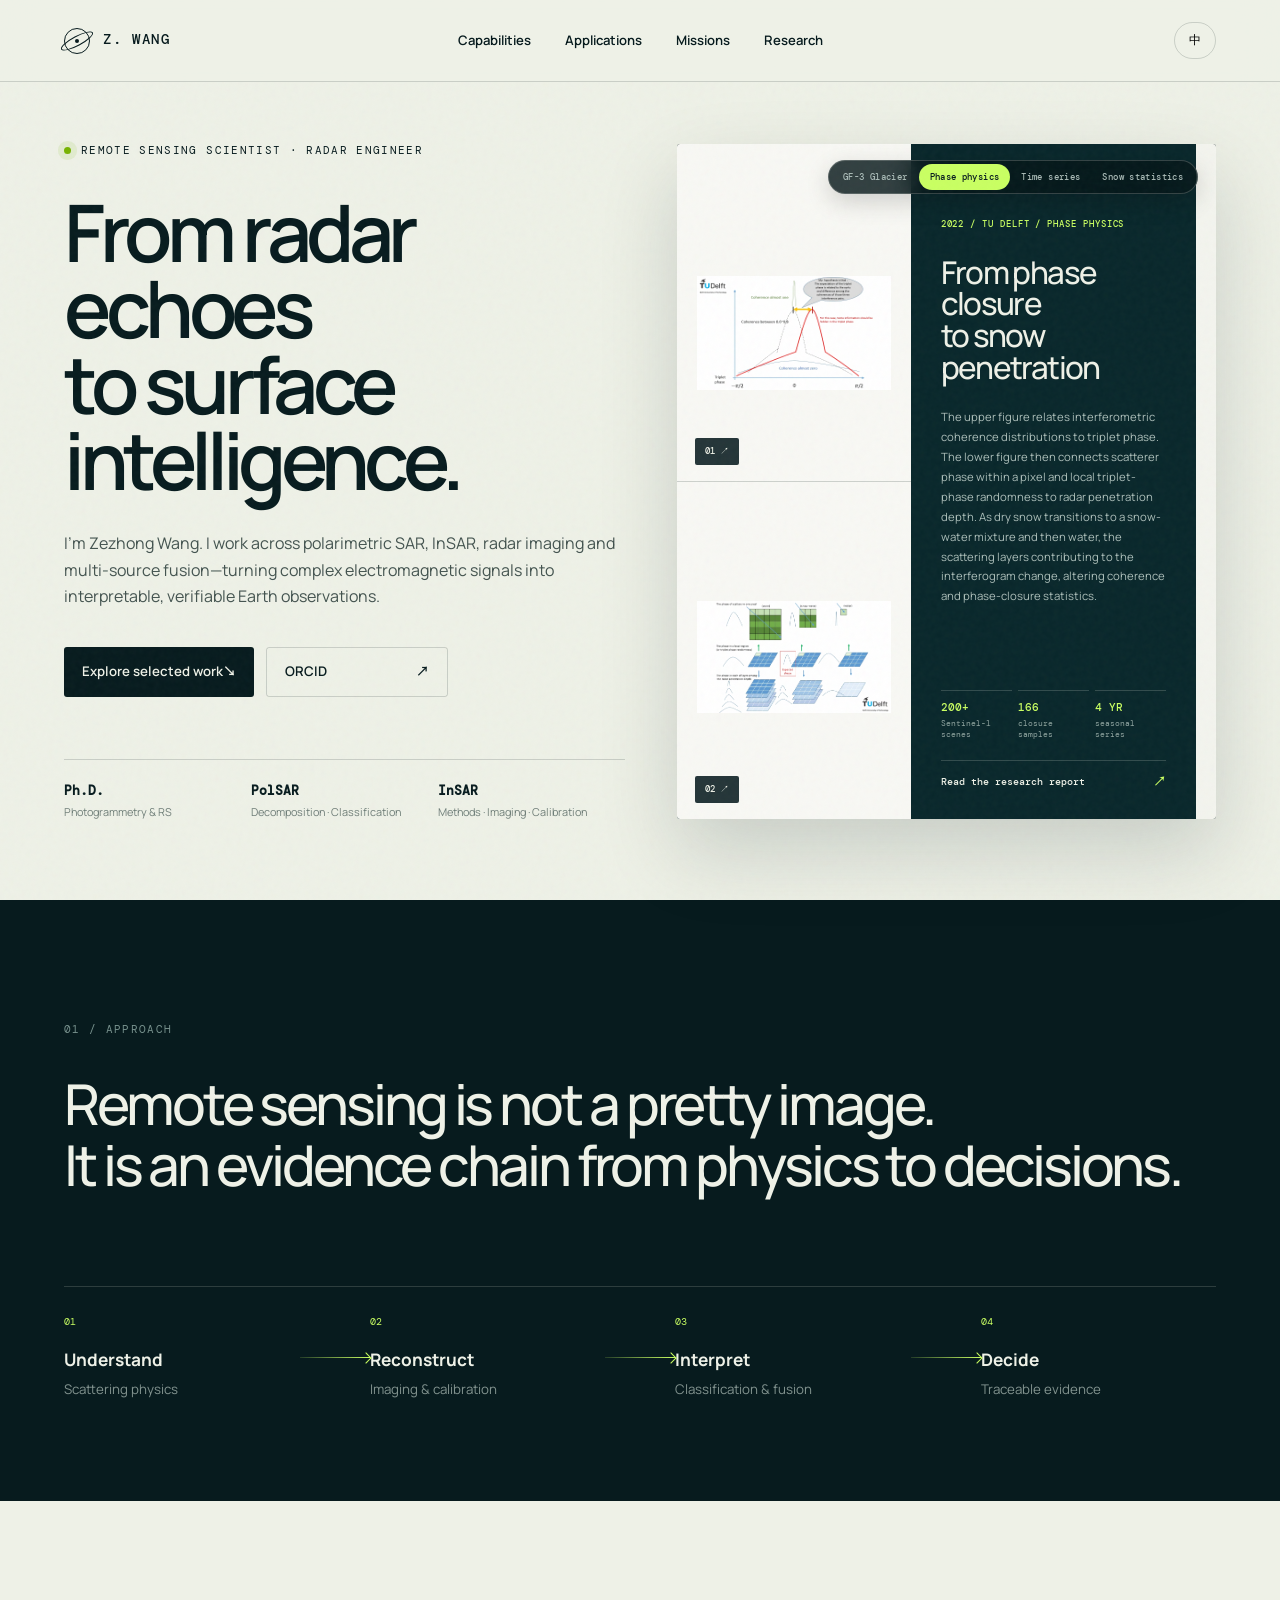
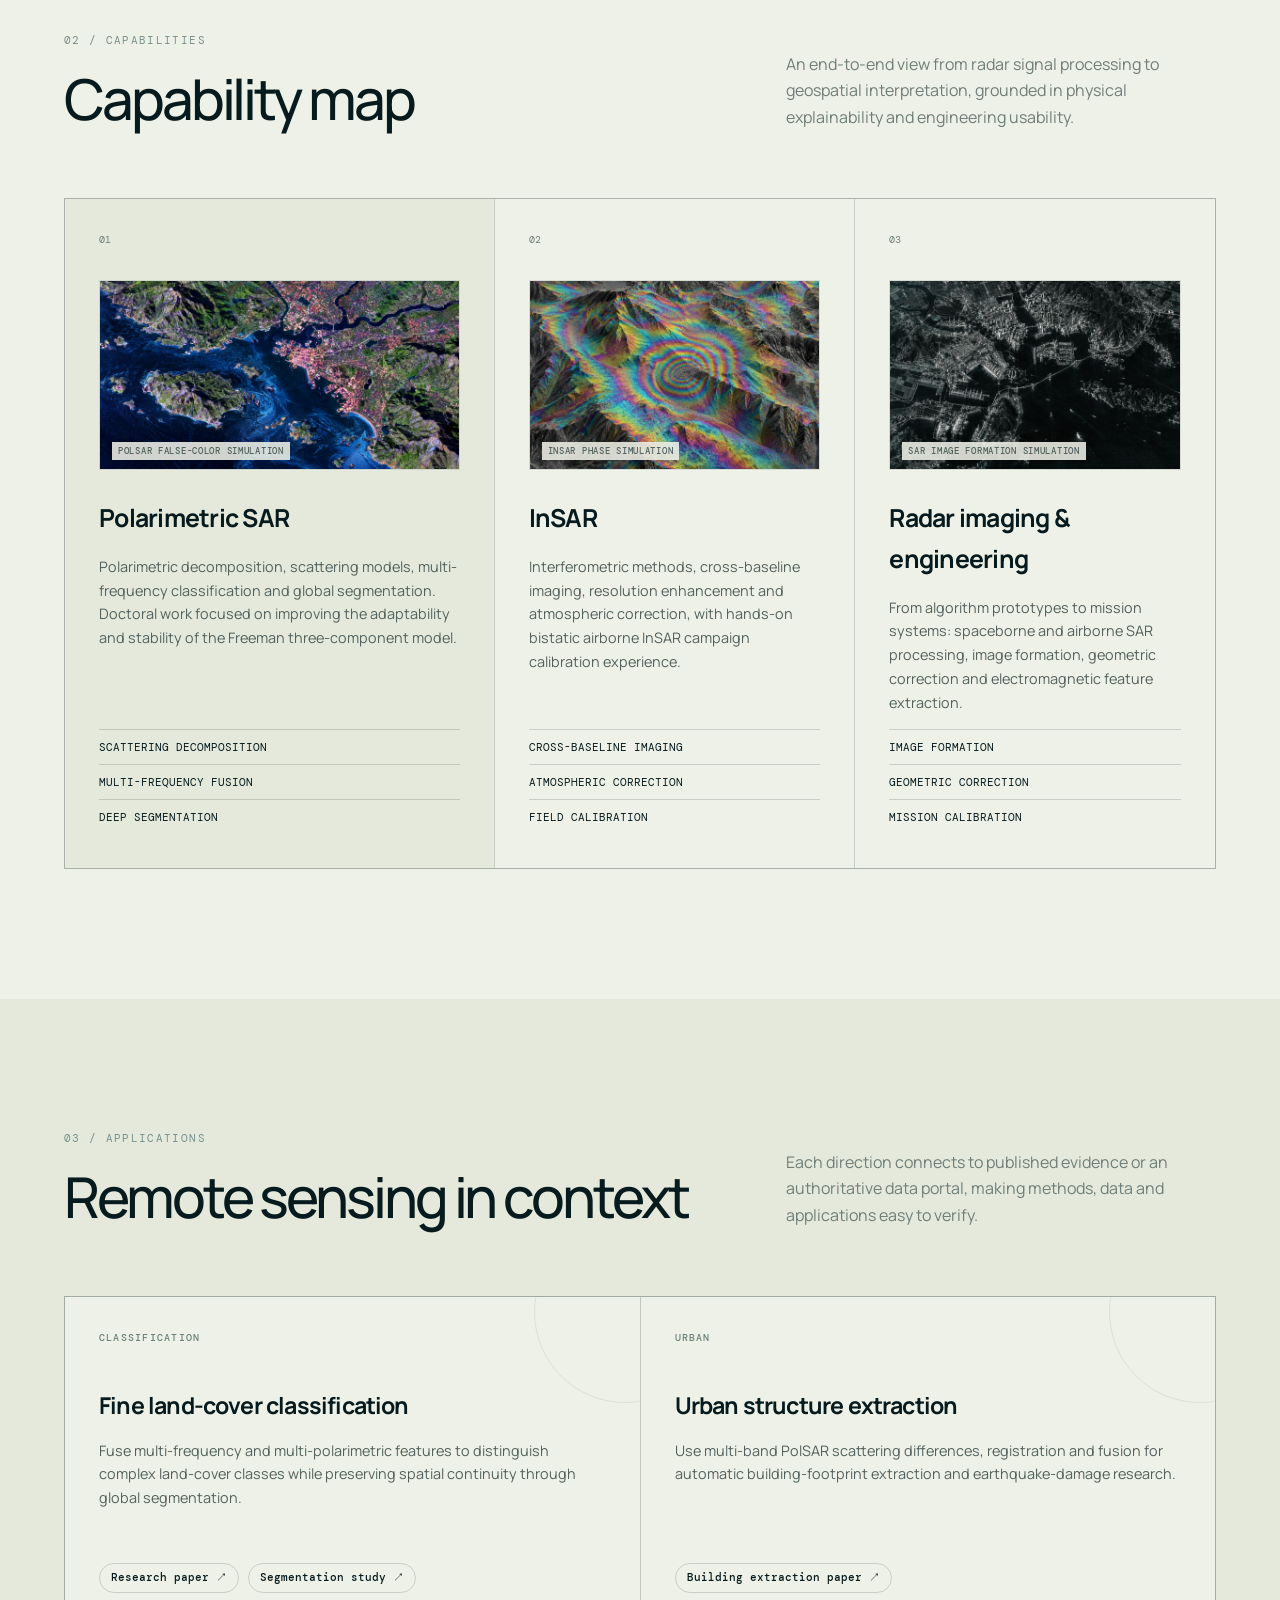
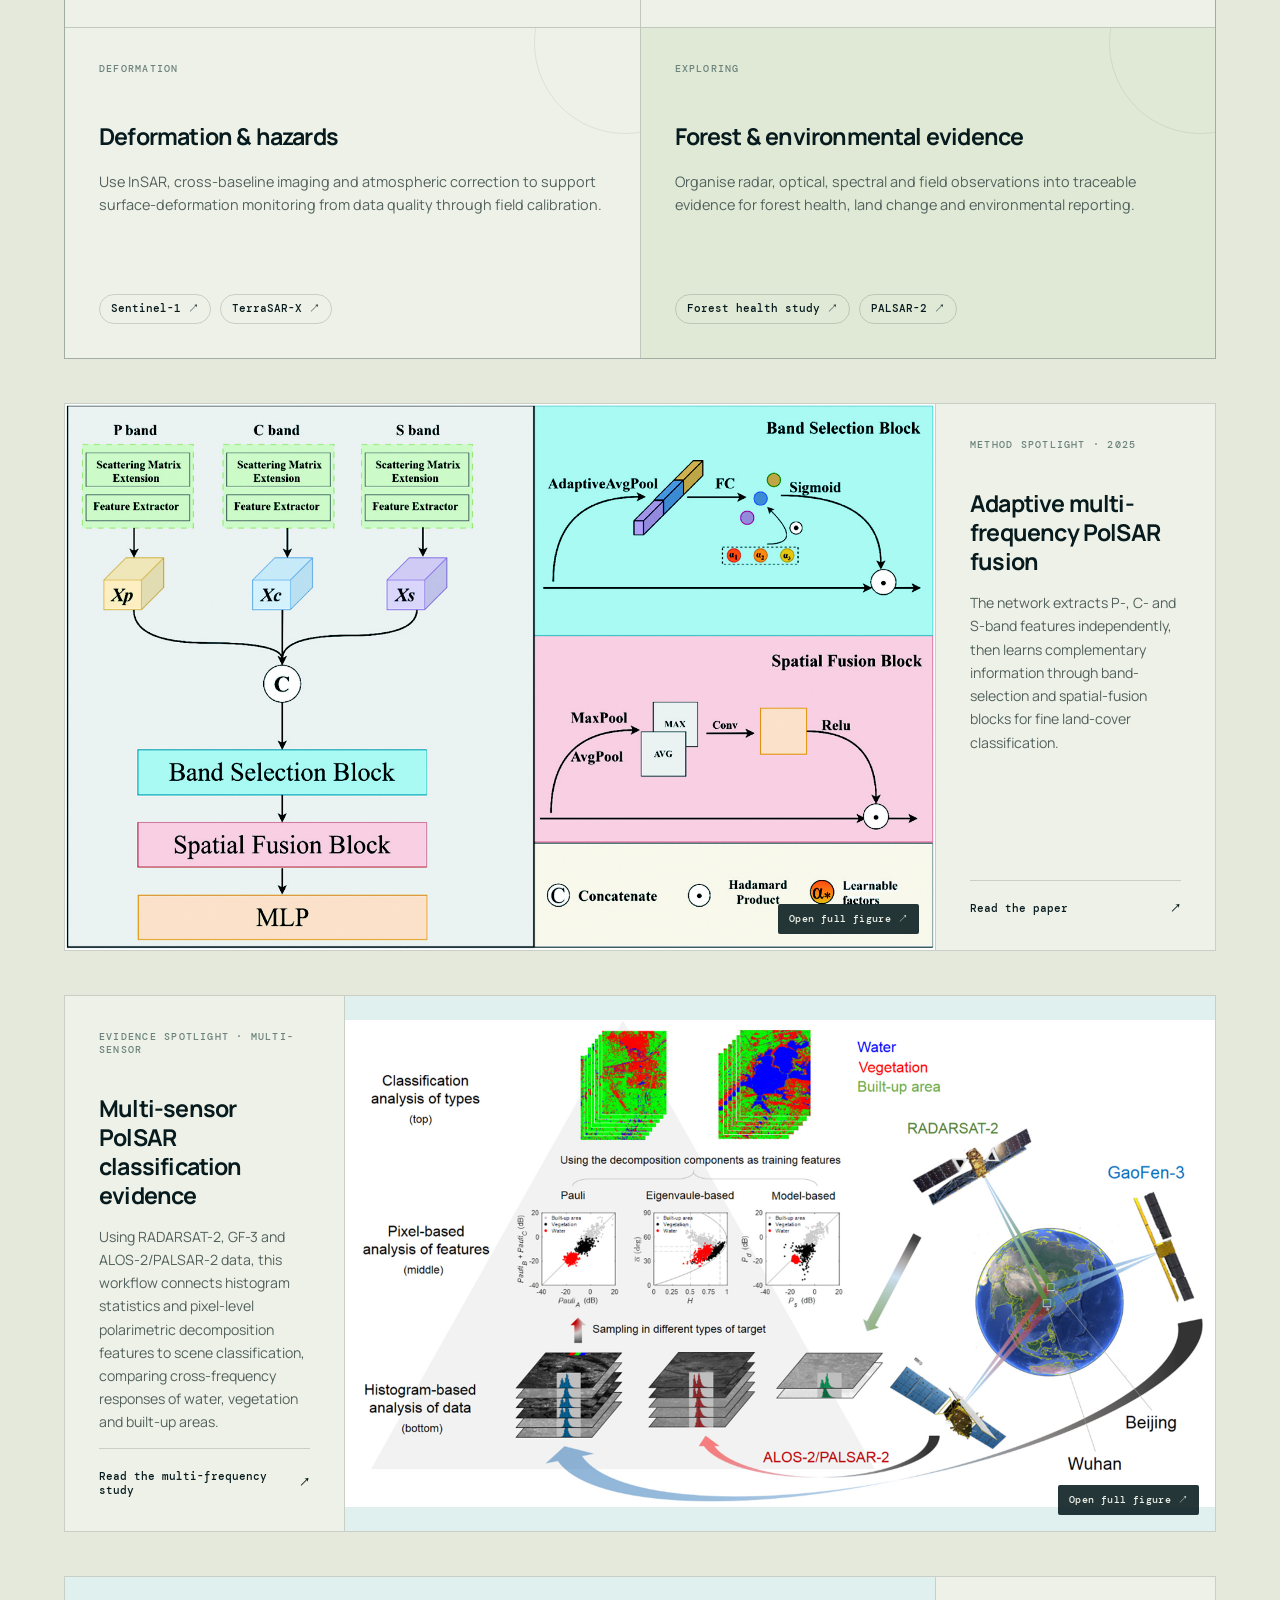
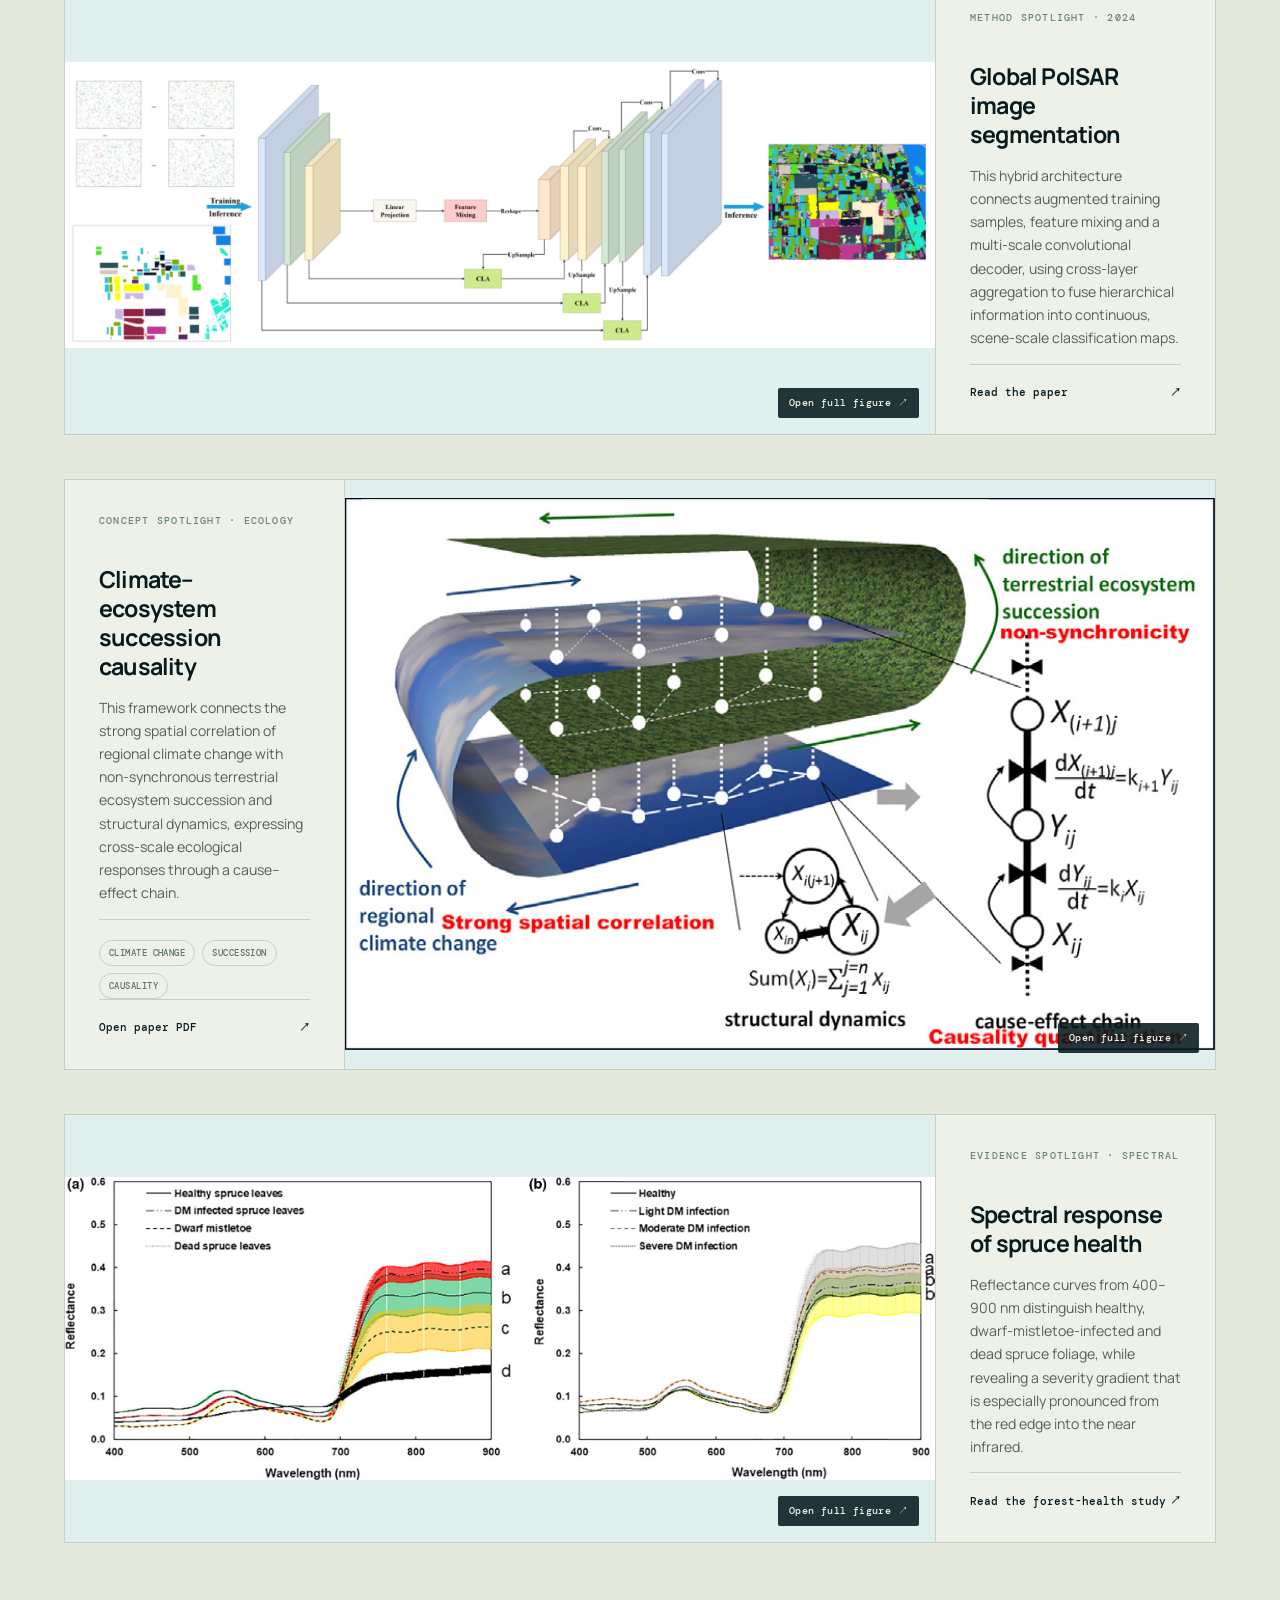
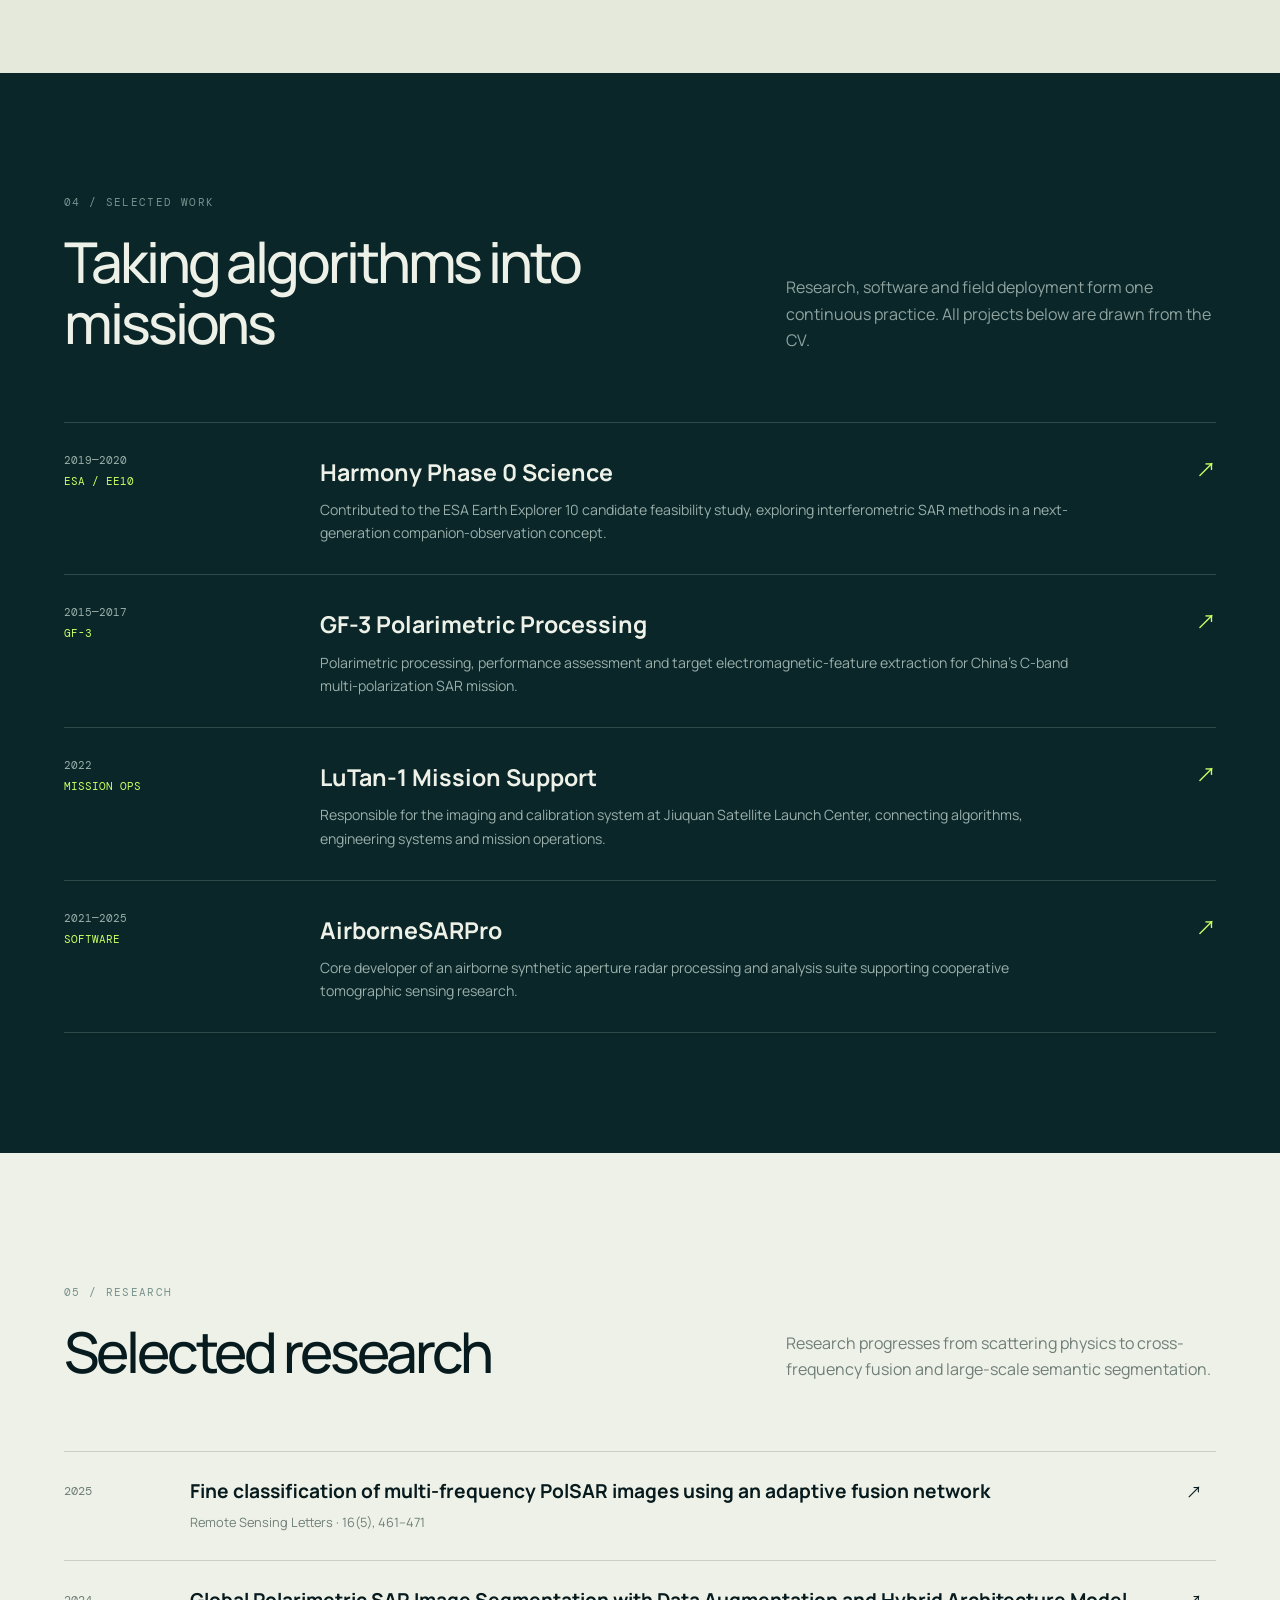
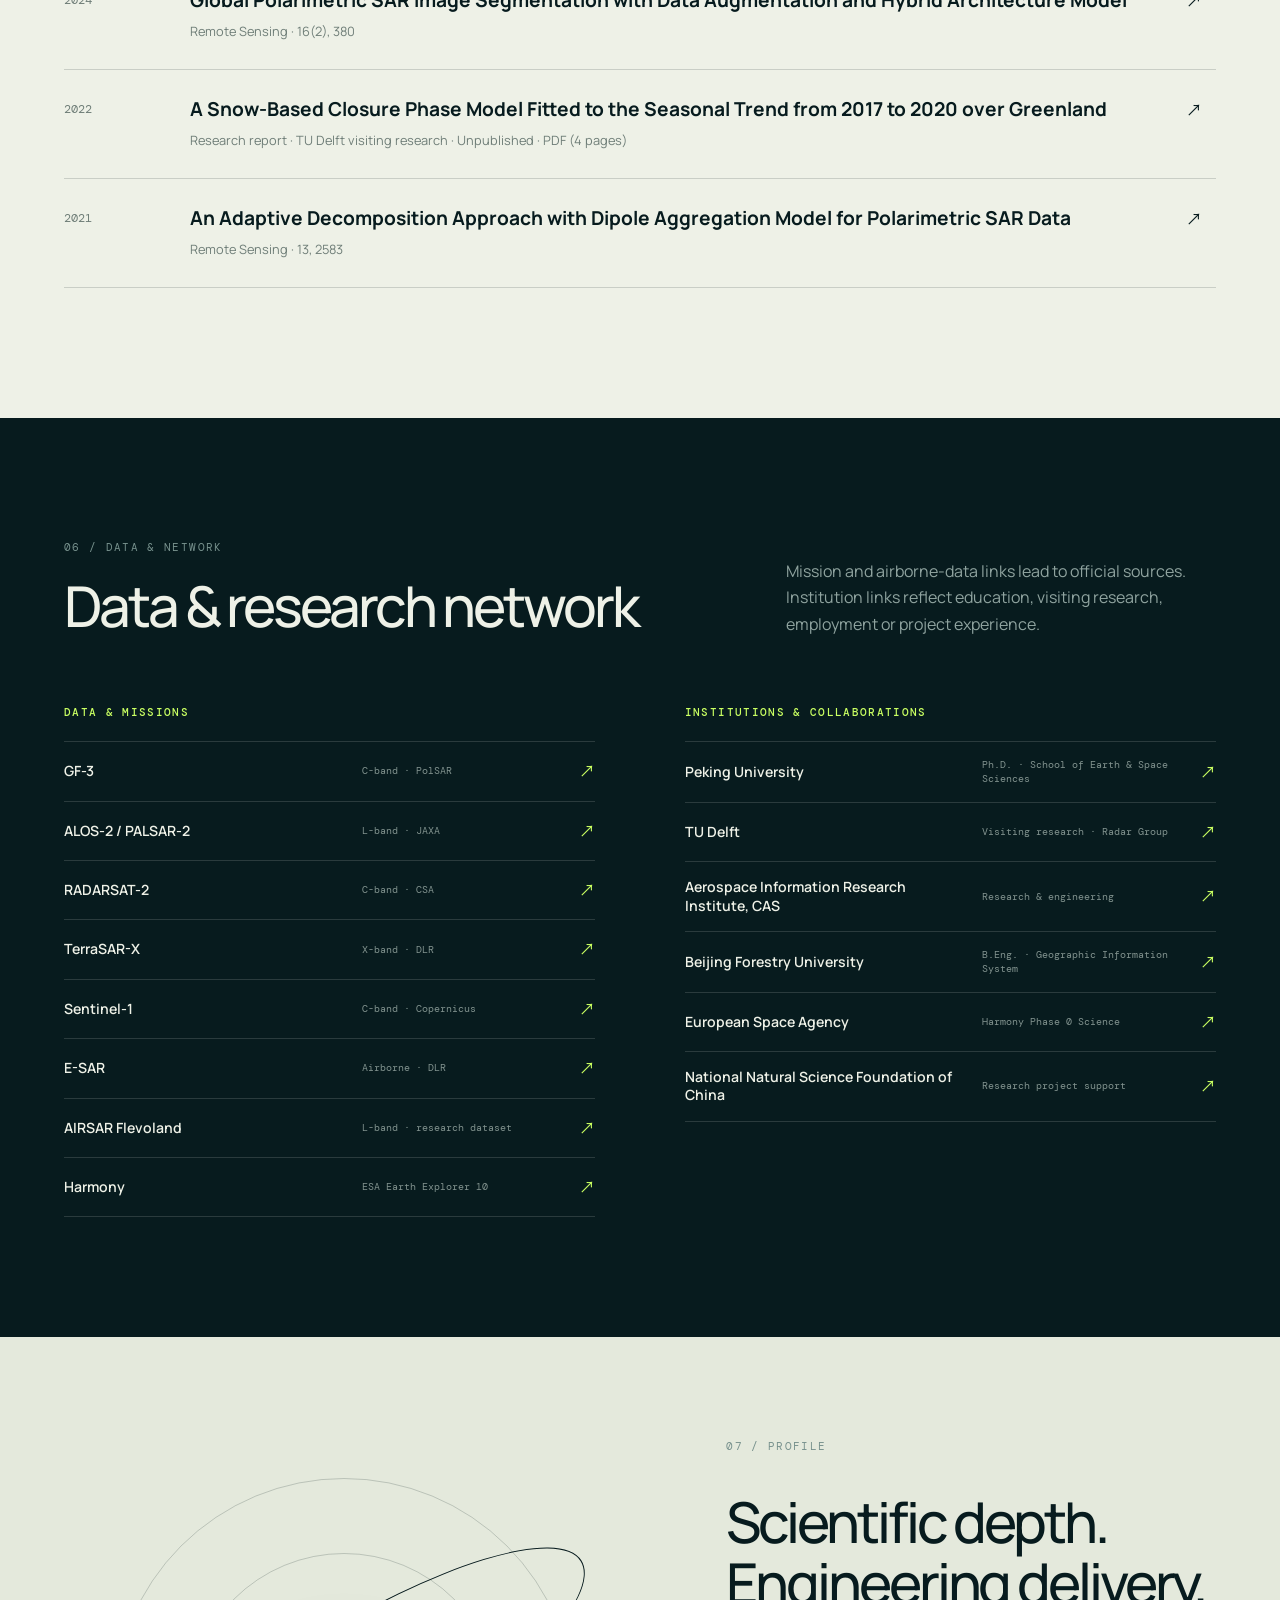
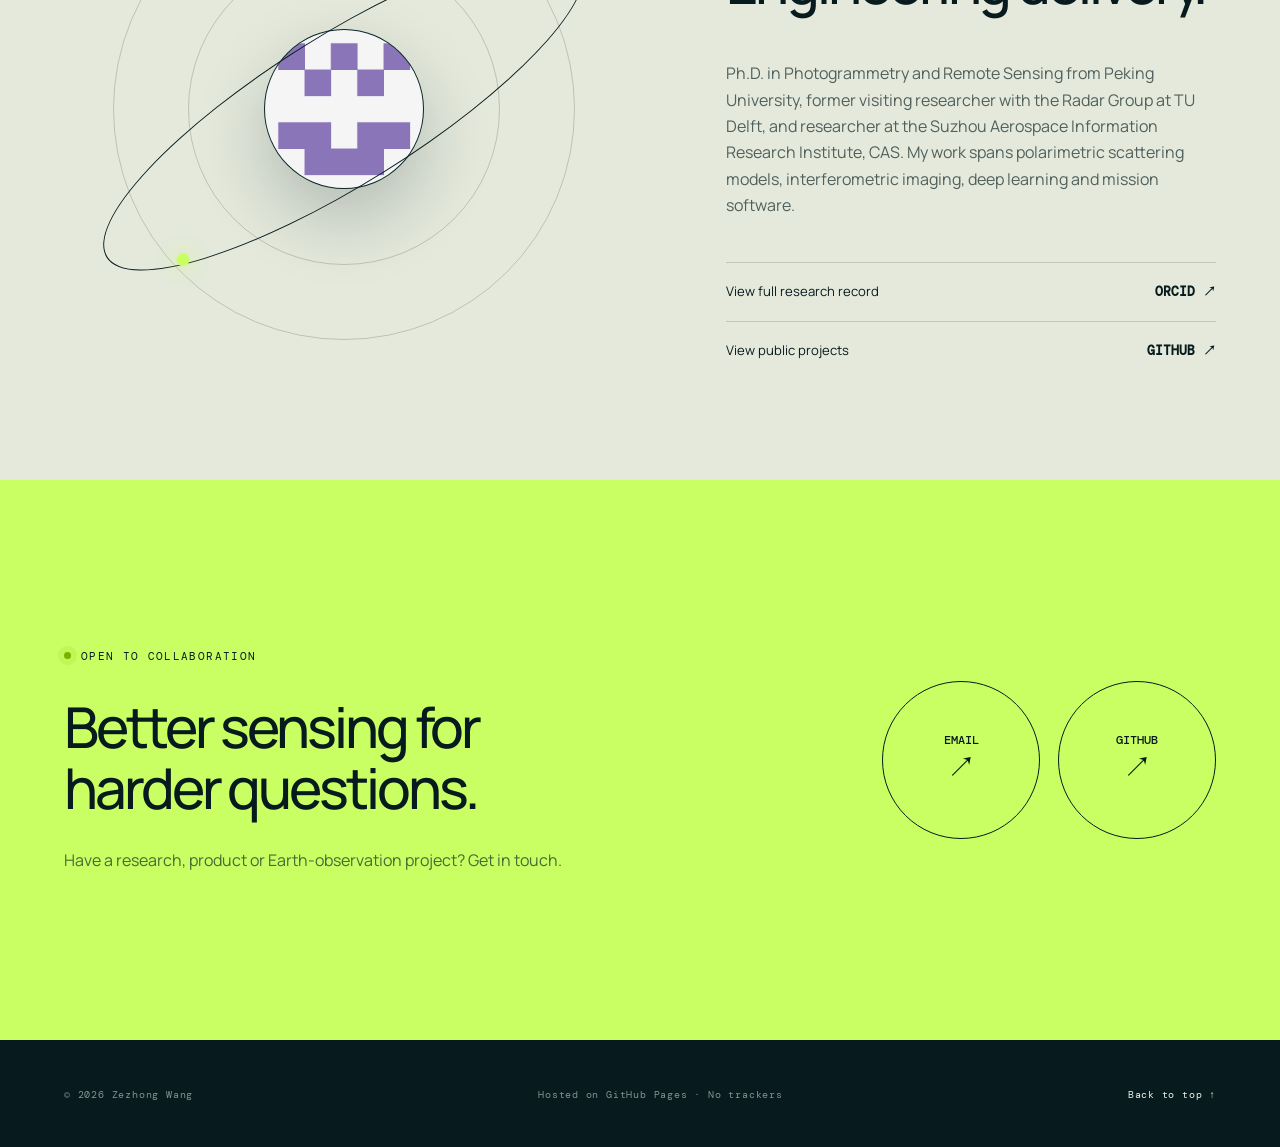
<file: index.html>
<!doctype html>
<html lang="zh-CN">
<head>
  <meta charset="utf-8" />
  <meta name="viewport" content="width=device-width, initial-scale=1" />
  <meta name="description" content="Zezhong Wang 的个人遥感研究与工程作品集，聚焦极化 SAR、InSAR、雷达成像与多源遥感融合。" />
  <meta name="theme-color" content="#061b1f" />
  <meta property="og:type" content="website" />
  <meta property="og:title" content="Zezhong Wang — Remote Sensing Scientist" />
  <meta property="og:description" content="Polarimetric SAR, InSAR, radar imaging and traceable Earth-observation evidence." />
  <meta property="og:image" content="assets/img/social-card.svg" />
  <title>Zezhong Wang — Remote Sensing Scientist</title>
  <link rel="icon" href="assets/img/favicon.svg" type="image/svg+xml" />
  <link rel="preconnect" href="https://fonts.googleapis.com">
  <link rel="preconnect" href="https://fonts.gstatic.com" crossorigin>
  <link href="https://fonts.googleapis.com/css2?family=DM+Mono:wght@300;400;500&family=Manrope:wght@400;500;600;700&family=Noto+Sans+SC:wght@400;500;600;700&display=swap" rel="stylesheet">
  <link rel="stylesheet" href="styles.css?v=20261019-17" />
</head>
<body>
  <a class="skip-link" href="#top" data-zh="跳到主要内容" data-en="Skip to content">跳到主要内容</a>
  <div class="noise" aria-hidden="true"></div>
  <header class="site-header">
    <a class="brand" href="#top" aria-label="返回首页">
      <span class="brand-mark" aria-hidden="true"><i></i></span>
      <span>Z. WANG</span>
    </a>
    <nav id="site-nav" aria-label="主导航">
      <a href="#capabilities" data-zh="能力" data-en="Capabilities">能力</a>
      <a href="#applications" data-zh="应用" data-en="Applications">应用</a>
      <a href="#missions" data-zh="项目" data-en="Missions">项目</a>
      <a href="#research" data-zh="研究" data-en="Research">研究</a>
    </nav>
    <div class="header-actions">
      <button class="nav-toggle" type="button" aria-expanded="false" aria-controls="site-nav" aria-label="打开导航"><span></span><span></span><span></span></button>
      <button class="lang-toggle" type="button" aria-label="Switch language">EN</button>
    </div>
  </header>

  <main id="top">
    <section class="hero section-shell">
      <div class="hero-copy">
        <div class="eyebrow"><span class="pulse"></span><span data-zh="遥感科学家 · 雷达工程师" data-en="REMOTE SENSING SCIENTIST · RADAR ENGINEER">遥感科学家 · 雷达工程师</span></div>
        <h1 data-zh="从雷达回波，<br>看到地表结构。" data-en="From radar echoes<br>to surface intelligence.">从雷达回波，<br>看到地表结构。</h1>
        <p class="hero-lead" data-zh="我是 Zezhong Wang，专注于极化 SAR、InSAR、雷达成像与多源遥感融合，把复杂电磁信息转化为可解释、可验证的地球观测结果。" data-en="I'm Zezhong Wang. I work across polarimetric SAR, InSAR, radar imaging and multi-source fusion—turning complex electromagnetic signals into interpretable, verifiable Earth observations.">我是 Zezhong Wang，专注于极化 SAR、InSAR、雷达成像与多源遥感融合，把复杂电磁信息转化为可解释、可验证的地球观测结果。</p>
        <div class="hero-actions">
          <a class="button primary" href="#missions"><span data-zh="查看代表项目" data-en="Explore selected work">查看代表项目</span><b aria-hidden="true">↘</b></a>
          <a class="button ghost" href="https://orcid.org/0000-0002-5778-3769" target="_blank" rel="noreferrer">ORCID <span aria-hidden="true">↗</span></a>
        </div>
        <div class="signal-stats" aria-label="专业概览">
          <div><strong>Ph.D.</strong><span data-zh="摄影测量与遥感" data-en="Photogrammetry & RS">摄影测量与遥感</span></div>
          <div><strong>PolSAR</strong><span data-zh="分解 · 分类 · 分割" data-en="Decomposition · Classification">分解 · 分类 · 分割</span></div>
          <div><strong>InSAR</strong><span data-zh="方法 · 成像 · 标定" data-en="Methods · Imaging · Calibration">方法 · 成像 · 标定</span></div>
        </div>
      </div>

      <div class="hero-visual show-gf3" aria-label="格陵兰遥感研究案例轮播">
        <div class="visual-switch" role="group" aria-label="首屏视图">
          <button type="button" data-visual-mode="gf3" aria-pressed="true" data-zh="GF-3 冰川" data-en="GF-3 Glacier">GF-3 冰川</button>
          <button type="button" data-visual-mode="delft" aria-pressed="false" data-zh="相位机理" data-en="Phase physics">相位机理</button>
          <button type="button" data-visual-mode="timeseries" aria-pressed="false" data-zh="时序观测" data-en="Time series">时序观测</button>
          <button type="button" data-visual-mode="stats" aria-pressed="false" data-zh="积雪统计" data-en="Snow statistics">积雪统计</button>
        </div>
        <article class="hero-case-study case-gf3">
          <a class="case-image" href="assets/img/gf3-greenland-glacier.png" target="_blank" rel="noreferrer" aria-label="查看高分三号格陵兰冰川伪彩色合成影像大图">
            <img src="assets/img/gf3-greenland-glacier.webp" alt="高分三号在格陵兰岛获取的全极化 SAR 伪彩色合成影像" decoding="async">
            <span data-zh="查看完整影像 ↗" data-en="View full image ↗">查看完整影像 ↗</span>
          </a>
          <div class="case-copy">
            <p class="case-kicker">2019.07.08 / GF-3 / GREENLAND</p>
            <h2 data-zh="从散射色彩<br>识别冰体状态" data-en="Reading ice states<br>through scattering colour">从散射色彩<br>识别冰体状态</h2>
            <p data-zh="2019年7月8日，高分三号（GF-3）在格陵兰岛上空单轨连续获取16景全极化 SAR 数据。经极化分解后，以单次散射、二次散射和体散射分别映射至蓝、红、绿通道，生成伪彩色合成影像。影像中的颜色差异揭示了不同冰体状态对应的散射机制变化，展示了利用 GF-3 全极化观测反演冰川冻融结构的潜力。" data-en="On 8 July 2019, GF-3 acquired 16 fully polarimetric SAR scenes along a single orbit over Greenland. After polarimetric decomposition, single-bounce, double-bounce and volume scattering were mapped to the blue, red and green channels to create this false-colour composite. The colour contrasts reveal changes in scattering mechanisms across different ice states, demonstrating the potential of GF-3 full-polarimetric observations for retrieving glacier freeze–thaw structure.">2019年7月8日，高分三号（GF-3）在格陵兰岛上空单轨连续获取16景全极化 SAR 数据。经极化分解后，以单次散射、二次散射和体散射分别映射至蓝、红、绿通道，生成伪彩色合成影像。影像中的颜色差异揭示了不同冰体状态对应的散射机制变化，展示了利用 GF-3 全极化观测反演冰川冻融结构的潜力。</p>
            <div class="case-legend" aria-label="极化分解通道">
              <span class="blue"><b>B</b><em data-zh="单次散射" data-en="Single-bounce">单次散射</em></span>
              <span class="red"><b>R</b><em data-zh="二次散射" data-en="Double-bounce">二次散射</em></span>
              <span class="green"><b>G</b><em data-zh="体散射" data-en="Volume">体散射</em></span>
            </div>
            <a class="case-source" href="https://www.cnsa.gov.cn/english/n6465652/n6465653/c6649456/content.html" target="_blank" rel="noreferrer"><span data-zh="了解 GF-3" data-en="About GF-3">了解 GF-3</span><b aria-hidden="true">↗</b></a>
          </div>
        </article>
        <article class="hero-case-study case-delft">
          <div class="case-image-stack">
            <a class="case-image" href="assets/img/tu-delft-closure-phase-concept.png" target="_blank" rel="noreferrer" aria-label="查看 TU Delft 三联相位与相干性概念图大图">
              <img src="assets/img/tu-delft-closure-phase-concept.webp" alt="TU Delft 研究中的三联相位与相干性分布概念图" decoding="async">
              <span>01 ↗</span>
            </a>
            <a class="case-image" href="assets/img/tu-delft-snow-phase-model.png" target="_blank" rel="noreferrer" aria-label="查看 TU Delft 雪层相位与雷达穿透深度模型大图">
              <img src="assets/img/tu-delft-snow-phase-model.webp" alt="TU Delft 研究中的干雪、雪水混合物与水的相位和穿透深度模型" decoding="async">
              <span>02 ↗</span>
            </a>
          </div>
          <div class="case-copy">
            <p class="case-kicker">2022 / TU DELFT / PHASE PHYSICS</p>
            <h2 data-zh="从相位闭合到<br>雪层穿透机理" data-en="From phase closure<br>to snow penetration">从相位闭合到<br>雪层穿透机理</h2>
            <p data-zh="上图描述干涉对相干性分布与三联相位之间的关系；下图进一步把单像元散射体相位、局部三联相位随机性与雷达穿透深度联系起来。随着干雪转变为雪—水混合物和水，参与干涉的散射层发生变化，从而改变相干性与相位闭合的统计特征。" data-en="The upper figure relates interferometric coherence distributions to triplet phase. The lower figure then connects scatterer phase within a pixel and local triplet-phase randomness to radar penetration depth. As dry snow transitions to a snow-water mixture and then water, the scattering layers contributing to the interferogram change, altering coherence and phase-closure statistics.">上图描述干涉对相干性分布与三联相位之间的关系；下图进一步把单像元散射体相位、局部三联相位随机性与雷达穿透深度联系起来。随着干雪转变为雪—水混合物和水，参与干涉的散射层发生变化，从而改变相干性与相位闭合的统计特征。</p>
            <div class="case-legend case-facts" aria-label="研究概览">
              <span><b>200+</b><em data-zh="Sentinel-1 影像" data-en="Sentinel-1 scenes">Sentinel-1 影像</em></span>
              <span><b>166</b><em data-zh="相位闭合样本" data-en="closure samples">相位闭合样本</em></span>
              <span><b>4 YR</b><em data-zh="季节序列" data-en="seasonal series">季节序列</em></span>
            </div>
            <a class="case-source" href="assets/reports/phase-closure-greenland-tu-delft-2022.pdf" target="_blank" rel="noreferrer"><span data-zh="阅读研究报告" data-en="Read the research report">阅读研究报告</span><b aria-hidden="true">↗</b></a>
          </div>
        </article>
        <article class="hero-case-study case-stats">
          <div class="case-image-stack">
            <a class="case-image" href="assets/img/tu-delft-snow-accumulation.png" target="_blank" rel="noreferrer" aria-label="查看九月至次年五月积雪累积模拟大图">
              <img src="assets/img/tu-delft-snow-accumulation.webp" alt="九月至次年五月均匀降雪与随机降雪情景下的积雪累积示意图" decoding="async">
              <span>01 ↗</span>
            </a>
            <a class="case-image" href="assets/img/greenland-morans-i-statistics.png" target="_blank" rel="noreferrer" aria-label="查看格陵兰相位闭合空间自相关统计大图">
              <img src="assets/img/greenland-morans-i-statistics.webp" alt="2017至2020年格陵兰相位闭合 Moran's I 空间自相关统计曲线" decoding="async">
              <span>02 ↗</span>
            </a>
          </div>
          <div class="case-copy">
            <p class="case-kicker">ACCUMULATION / MORAN'S I / GREENLAND</p>
            <h2 data-zh="从积雪累积到<br>融化起点统计" data-en="From snow accumulation<br>to melt-onset statistics">从积雪累积到<br>融化起点统计</h2>
            <p data-zh="上图模拟每年9月至次年5月的积雪累积过程，整体雪量呈增加趋势；下图以 Moran’s I 定量刻画相位闭合信号的空间自相关。2018年4月17日与2019年5月24日的两个主要高峰反映夏季来临、冰川开始融化前后的关键转折，将积雪过程与可比较的 SAR 季节信号联系起来。" data-en="The upper figure models snow accumulation from September to the following May, a period of overall increasing snow mass. The lower figure quantifies the spatial autocorrelation of phase-closure signals with Moran’s I. Two major peaks on 17 April 2018 and 24 May 2019 capture key transitions around the onset of glacier melt, linking snow accumulation to a comparable seasonal SAR signal.">上图模拟每年9月至次年5月的积雪累积过程，整体雪量呈增加趋势；下图以 Moran’s I 定量刻画相位闭合信号的空间自相关。2018年4月17日与2019年5月24日的两个主要高峰反映夏季来临、冰川开始融化前后的关键转折，将积雪过程与可比较的 SAR 季节信号联系起来。</p>
            <div class="case-legend case-facts" aria-label="积雪季节阶段">
              <span><b>SEP—MAY</b><em data-zh="积雪增加" data-en="snow gain">积雪增加</em></span>
              <span><b>2018.04.17</b><em data-zh="统计高峰" data-en="statistical peak">统计高峰</em></span>
              <span><b>2019.05.24</b><em data-zh="统计高峰" data-en="statistical peak">统计高峰</em></span>
            </div>
            <a class="case-source" href="assets/reports/phase-closure-greenland-tu-delft-2022.pdf" target="_blank" rel="noreferrer"><span data-zh="阅读研究报告" data-en="Read the research report">阅读研究报告</span><b aria-hidden="true">↗</b></a>
          </div>
        </article>
        <article class="hero-case-study case-timeseries">
          <a class="case-image" href="assets/img/greenland-phase-closure-timeseries.png" target="_blank" rel="noreferrer" aria-label="查看格陵兰相位闭合时序观测大图">
            <img src="assets/img/greenland-phase-closure-timeseries.webp" alt="2017年1月至2020年1月格陵兰 Sentinel-1 相位闭合时序观测结果" decoding="async">
            <span data-zh="查看完整图示 ↗" data-en="View full figure ↗">查看完整图示 ↗</span>
          </a>
          <div class="case-copy">
            <p class="case-kicker">2017.01—2020.01 / SENTINEL-1 / GREENLAND</p>
            <h2 data-zh="时间序列中的<br>冰川冻融节律" data-en="Glacier freeze–thaw<br>rhythms in time series">时间序列中的<br>冰川冻融节律</h2>
            <p data-zh="图中展示2017年1月至2020年1月基于欧洲航天局 Sentinel-1 数据对格陵兰岛研究区开展的时序观测。不同日期的相位闭合空间纹理呈现重复的季节性变化，说明 SAR 信号的周期响应与冰川积雪、融化及再冻结过程相耦合，为从长时序雷达观测识别冻融机制提供了直接证据。" data-en="The figure presents a time-series observation of a Greenland study site using ESA Sentinel-1 data from January 2017 to January 2020. The spatial texture of phase closure repeats seasonally across acquisition dates, indicating that periodic SAR responses are coupled with snow accumulation, melt and refreezing processes and providing direct evidence for identifying glacier freeze–thaw mechanisms from long radar time series.">图中展示2017年1月至2020年1月基于欧洲航天局 Sentinel-1 数据对格陵兰岛研究区开展的时序观测。不同日期的相位闭合空间纹理呈现重复的季节性变化，说明 SAR 信号的周期响应与冰川积雪、融化及再冻结过程相耦合，为从长时序雷达观测识别冻融机制提供了直接证据。</p>
            <div class="case-legend case-facts" aria-label="时序观测概览">
              <span><b>ESA</b><em>Sentinel-1</em></span>
              <span><b>3 YR</b><em data-zh="连续观测" data-en="observation">连续观测</em></span>
              <span><b>±45°</b><em data-zh="闭合相位" data-en="closure phase">闭合相位</em></span>
            </div>
            <a class="case-source" href="assets/reports/phase-closure-greenland-tu-delft-2022.pdf" target="_blank" rel="noreferrer"><span data-zh="阅读研究报告" data-en="Read the research report">阅读研究报告</span><b aria-hidden="true">↗</b></a>
          </div>
        </article>
      </div>
    </section>

    <section class="statement section-shell" aria-labelledby="statement-title">
      <p class="section-index">01 / APPROACH</p>
      <h2 id="statement-title" data-zh="遥感不是一张漂亮的图。<br>它是一条从物理机理到可靠判断的证据链。" data-en="Remote sensing is not a pretty image.<br>It is an evidence chain from physics to decisions.">遥感不是一张漂亮的图。<br>它是一条从物理机理到可靠判断的证据链。</h2>
      <div class="approach-flow" aria-label="遥感工作流">
        <div><span>01</span><strong data-zh="理解散射" data-en="Understand">理解散射</strong><small data-zh="极化机理与电磁特征" data-en="Scattering physics">极化机理与电磁特征</small></div>
        <i aria-hidden="true"></i>
        <div><span>02</span><strong data-zh="重建信息" data-en="Reconstruct">重建信息</strong><small data-zh="成像、标定与干涉" data-en="Imaging & calibration">成像、标定与干涉</small></div>
        <i aria-hidden="true"></i>
        <div><span>03</span><strong data-zh="提取语义" data-en="Interpret">提取语义</strong><small data-zh="分类、分割与融合" data-en="Classification & fusion">分类、分割与融合</small></div>
        <i aria-hidden="true"></i>
        <div><span>04</span><strong data-zh="支持决策" data-en="Decide">支持决策</strong><small data-zh="可解释、可复核的结果" data-en="Traceable evidence">可解释、可复核的结果</small></div>
      </div>
    </section>

    <section id="capabilities" class="capabilities section-shell">
      <div class="section-heading">
        <div><p class="section-index">02 / CAPABILITIES</p><h2 data-zh="能力坐标" data-en="Capability map">能力坐标</h2></div>
        <p data-zh="覆盖从雷达信号处理到地学信息提取的完整链路，同时保持对物理可解释性与工程可用性的关注。" data-en="An end-to-end view from radar signal processing to geospatial interpretation, grounded in physical explainability and engineering usability.">覆盖从雷达信号处理到地学信息提取的完整链路，同时保持对物理可解释性与工程可用性的关注。</p>
      </div>
      <div class="capability-grid">
        <article class="cap-card featured">
          <div class="card-number">01</div>
          <div class="simulation raster-simulation">
            <img src="assets/img/simulation-polsar.webp" alt="极化 SAR 海岸与城市地物的伪彩色仿真影像" loading="lazy" decoding="async" />
            <span class="sim-label">POLSAR FALSE-COLOR SIMULATION</span>
          </div>
          <h3>Polarimetric SAR</h3>
          <p data-zh="极化分解、散射建模、多频 PolSAR 分类与全局分割；博士研究聚焦 Freeman 三分量分解模型的适应性与稳定性。" data-en="Polarimetric decomposition, scattering models, multi-frequency classification and global segmentation. Doctoral work focused on improving the adaptability and stability of the Freeman three-component model.">极化分解、散射建模、多频 PolSAR 分类与全局分割；博士研究聚焦 Freeman 三分量分解模型的适应性与稳定性。</p>
          <ul><li>Scattering decomposition</li><li>Multi-frequency fusion</li><li>Deep segmentation</li></ul>
        </article>
        <article class="cap-card">
          <div class="card-number">02</div>
          <div class="simulation raster-simulation">
            <img src="assets/img/simulation-insar.webp" alt="山地形变与相位条纹的 InSAR 干涉图仿真影像" loading="lazy" decoding="async" />
            <span class="sim-label">INSAR PHASE SIMULATION</span>
          </div>
          <h3>InSAR</h3>
          <p data-zh="干涉方法、跨基线成像、分辨率提升与大气改正；拥有机载双站 InSAR 外场与角反射器标定经验。" data-en="Interferometric methods, cross-baseline imaging, resolution enhancement and atmospheric correction, with hands-on bistatic airborne InSAR campaign calibration experience.">干涉方法、跨基线成像、分辨率提升与大气改正；拥有机载双站 InSAR 外场与角反射器标定经验。</p>
          <ul><li>Cross-baseline imaging</li><li>Atmospheric correction</li><li>Field calibration</li></ul>
        </article>
        <article class="cap-card">
          <div class="card-number">03</div>
          <div class="simulation raster-simulation">
            <img src="assets/img/simulation-sar-imaging.webp" alt="海港城市的高分辨率 SAR 幅度仿真影像" loading="lazy" decoding="async" />
            <span class="sim-label">SAR IMAGE FORMATION SIMULATION</span>
          </div>
          <h3 data-zh="雷达成像与工程" data-en="Radar imaging & engineering">雷达成像与工程</h3>
          <p data-zh="从算法原型到任务系统：参与星载与机载 SAR 处理软件、成像软件、几何校正及电磁特征提取工具开发。" data-en="From algorithm prototypes to mission systems: spaceborne and airborne SAR processing, image formation, geometric correction and electromagnetic feature extraction.">从算法原型到任务系统：参与星载与机载 SAR 处理软件、成像软件、几何校正及电磁特征提取工具开发。</p>
          <ul><li>Image formation</li><li>Geometric correction</li><li>Mission calibration</li></ul>
        </article>
      </div>
    </section>

    <section id="applications" class="applications section-shell">
      <div class="section-heading">
        <div><p class="section-index">03 / APPLICATIONS</p><h2 data-zh="把遥感能力放进场景" data-en="Remote sensing in context">把遥感能力放进场景</h2></div>
        <p data-zh="每个方向都连接到已发表研究或权威数据入口，让方法、数据与应用可以被快速核验。" data-en="Each direction connects to published evidence or an authoritative data portal, making methods, data and applications easy to verify.">每个方向都连接到已发表研究或权威数据入口，让方法、数据与应用可以被快速核验。</p>
      </div>
      <div class="application-grid">
        <article class="application-card">
          <span class="app-tag">CLASSIFICATION</span>
          <h3 data-zh="地物精细分类" data-en="Fine land-cover classification">地物精细分类</h3>
          <p data-zh="融合多频、多极化特征，提高复杂地物类别的区分能力，并通过全局分割保持空间结构连续性。" data-en="Fuse multi-frequency and multi-polarimetric features to distinguish complex land-cover classes while preserving spatial continuity through global segmentation.">融合多频、多极化特征，提高复杂地物类别的区分能力，并通过全局分割保持空间结构连续性。</p>
          <div class="app-links"><a href="https://doi.org/10.1080/2150704X.2025.2470884" target="_blank" rel="noreferrer" data-zh="研究论文 ↗" data-en="Research paper ↗">研究论文 ↗</a><a href="https://www.mdpi.com/2072-4292/16/2/380" target="_blank" rel="noreferrer" data-zh="分割研究 ↗" data-en="Segmentation study ↗">分割研究 ↗</a></div>
        </article>
        <article class="application-card">
          <span class="app-tag">URBAN</span>
          <h3 data-zh="城市建筑提取" data-en="Urban structure extraction">城市建筑提取</h3>
          <p data-zh="利用多波段 PolSAR 的散射差异、配准与融合，自动提取建筑轮廓，并支持震害信息识别研究。" data-en="Use multi-band PolSAR scattering differences, registration and fusion for automatic building-footprint extraction and earthquake-damage research.">利用多波段 PolSAR 的散射差异、配准与融合，自动提取建筑轮廓，并支持震害信息识别研究。</p>
          <div class="app-links"><a href="https://doi.org/10.11999/JEIT220776" target="_blank" rel="noreferrer" data-zh="建筑提取论文 ↗" data-en="Building extraction paper ↗">建筑提取论文 ↗</a></div>
        </article>
        <article class="application-card">
          <span class="app-tag">DEFORMATION</span>
          <h3 data-zh="形变与灾害监测" data-en="Deformation & hazards">形变与灾害监测</h3>
          <p data-zh="以 InSAR、跨基线成像和大气改正支撑地表形变观测，从数据质量到现场标定建立可靠链路。" data-en="Use InSAR, cross-baseline imaging and atmospheric correction to support surface-deformation monitoring from data quality through field calibration.">以 InSAR、跨基线成像和大气改正支撑地表形变观测，从数据质量到现场标定建立可靠链路。</p>
          <div class="app-links"><a href="https://dataspace.copernicus.eu/data-collections/copernicus-sentinel-missions/sentinel-1" target="_blank" rel="noreferrer">Sentinel-1 ↗</a><a href="https://www.dlr.de/en/research-and-transfer/projects-and-missions/terrasar-x/data-access-and-products" target="_blank" rel="noreferrer">TerraSAR-X ↗</a></div>
        </article>
        <article class="application-card exploring">
          <span class="app-tag" data-zh="正在拓展" data-en="EXPLORING">正在拓展</span>
          <h3 data-zh="森林与环境证据" data-en="Forest & environmental evidence">森林与环境证据</h3>
          <p data-zh="将雷达、光学、光谱与地面观测组织成可追溯证据，面向森林健康、土地变化与环境报告。" data-en="Organise radar, optical, spectral and field observations into traceable evidence for forest health, land change and environmental reporting.">将雷达、光学、光谱与地面观测组织成可追溯证据，面向森林健康、土地变化与环境报告。</p>
          <div class="app-links"><a href="https://doi.org/10.1111/efp.12669" target="_blank" rel="noreferrer" data-zh="森林健康研究 ↗" data-en="Forest health study ↗">森林健康研究 ↗</a><a href="https://www.eorc.jaxa.jp/ALOS/en/dataset/palsar2_l22_e.htm" target="_blank" rel="noreferrer">PALSAR-2 ↗</a></div>
        </article>
      </div>
      <figure class="method-figure">
        <a class="method-image" href="assets/img/adaptive-multifrequency-fusion.png" target="_blank" rel="noreferrer" aria-label="查看多频 PolSAR 自适应融合网络大图">
          <img src="assets/img/adaptive-multifrequency-fusion.webp" alt="P、C、S 波段 PolSAR 自适应融合网络结构图" loading="lazy" decoding="async">
          <span data-zh="打开大图 ↗" data-en="Open full figure ↗">打开大图 ↗</span>
        </a>
        <figcaption>
          <span class="app-tag">METHOD SPOTLIGHT · 2025</span>
          <h3 data-zh="多频 PolSAR 自适应融合" data-en="Adaptive multi-frequency PolSAR fusion">多频 PolSAR 自适应融合</h3>
          <p data-zh="该网络分别提取 P、C、S 波段特征，通过波段选择与空间融合模块学习互补信息，为复杂地物精细分类提供可解释的融合路径。" data-en="The network extracts P-, C- and S-band features independently, then learns complementary information through band-selection and spatial-fusion blocks for fine land-cover classification.">该网络分别提取 P、C、S 波段特征，通过波段选择与空间融合模块学习互补信息，为复杂地物精细分类提供可解释的融合路径。</p>
          <a class="method-paper" href="https://doi.org/10.1080/2150704X.2025.2470884" target="_blank" rel="noreferrer"><span data-zh="查看论文" data-en="Read the paper">查看论文</span><b aria-hidden="true">↗</b></a>
        </figcaption>
      </figure>
      <figure class="method-figure reverse">
        <a class="method-image" href="assets/img/multisensor-polsar-classification.png" target="_blank" rel="noreferrer" aria-label="查看多传感器 PolSAR 分类分析大图">
          <img src="assets/img/multisensor-polsar-classification.webp" alt="RADARSAT-2、高分三号与 ALOS-2 PALSAR-2 多传感器极化 SAR 分类分析流程图" loading="lazy" decoding="async">
          <span data-zh="打开大图 ↗" data-en="Open full figure ↗">打开大图 ↗</span>
        </a>
        <figcaption>
          <span class="app-tag">EVIDENCE SPOTLIGHT · MULTI-SENSOR</span>
          <h3 data-zh="多传感器 PolSAR 分类证据链" data-en="Multi-sensor PolSAR classification evidence">多传感器 PolSAR 分类证据链</h3>
          <p data-zh="以 RADARSAT-2、高分三号和 ALOS-2/PALSAR-2 数据为基础，从直方图统计、像素级极化分解特征到场景分类结果，比较水体、植被与建筑区的跨频段响应。" data-en="Using RADARSAT-2, GF-3 and ALOS-2/PALSAR-2 data, this workflow connects histogram statistics and pixel-level polarimetric decomposition features to scene classification, comparing cross-frequency responses of water, vegetation and built-up areas.">以 RADARSAT-2、高分三号和 ALOS-2/PALSAR-2 数据为基础，从直方图统计、像素级极化分解特征到场景分类结果，比较水体、植被与建筑区的跨频段响应。</p>
          <a class="method-paper" href="https://doi.org/10.1080/2150704X.2025.2470884" target="_blank" rel="noreferrer"><span data-zh="查看多频分类研究" data-en="Read the multi-frequency study">查看多频分类研究</span><b aria-hidden="true">↗</b></a>
        </figcaption>
      </figure>
      <figure class="method-figure">
        <a class="method-image" href="assets/img/global-polsar-segmentation.png" target="_blank" rel="noreferrer" aria-label="查看全局 PolSAR 图像分割网络大图">
          <img src="assets/img/global-polsar-segmentation.webp" alt="从训练样本增强到全局 PolSAR 分类图的混合分割网络结构图" loading="lazy" decoding="async">
          <span data-zh="打开大图 ↗" data-en="Open full figure ↗">打开大图 ↗</span>
        </a>
        <figcaption>
          <span class="app-tag">METHOD SPOTLIGHT · 2024</span>
          <h3 data-zh="全局 PolSAR 图像分割" data-en="Global PolSAR image segmentation">全局 PolSAR 图像分割</h3>
          <p data-zh="该混合架构把增强后的训练样本、特征混合与多尺度卷积解码连接起来，并通过跨层聚合模块融合不同层级信息，面向大范围场景生成连续分类结果。" data-en="This hybrid architecture connects augmented training samples, feature mixing and a multi-scale convolutional decoder, using cross-layer aggregation to fuse hierarchical information into continuous, scene-scale classification maps.">该混合架构把增强后的训练样本、特征混合与多尺度卷积解码连接起来，并通过跨层聚合模块融合不同层级信息，面向大范围场景生成连续分类结果。</p>
          <a class="method-paper" href="https://doi.org/10.3390/rs16020380" target="_blank" rel="noreferrer"><span data-zh="查看论文" data-en="Read the paper">查看论文</span><b aria-hidden="true">↗</b></a>
        </figcaption>
      </figure>
      <figure class="method-figure concept reverse">
        <a class="method-image" href="assets/img/climate-ecosystem-causality.png" target="_blank" rel="noreferrer" aria-label="查看气候与生态演替因果框架大图">
          <img src="assets/img/climate-ecosystem-causality.webp" alt="区域气候变化、陆地生态系统演替与因果量化概念框架图" loading="lazy" decoding="async">
          <span data-zh="打开大图 ↗" data-en="Open full figure ↗">打开大图 ↗</span>
        </a>
        <figcaption>
          <span class="app-tag">CONCEPT SPOTLIGHT · ECOLOGY</span>
          <h3 data-zh="气候—生态演替因果框架" data-en="Climate–ecosystem succession causality">气候—生态演替因果框架</h3>
          <p data-zh="该框架把区域气候变化的强空间相关性、陆地生态系统演替的非同步性与结构动力学联系起来，用因果链表达跨空间层级的生态响应。" data-en="This framework connects the strong spatial correlation of regional climate change with non-synchronous terrestrial ecosystem succession and structural dynamics, expressing cross-scale ecological responses through a cause–effect chain.">该框架把区域气候变化的强空间相关性、陆地生态系统演替的非同步性与结构动力学联系起来，用因果链表达跨空间层级的生态响应。</p>
          <div class="method-themes" aria-label="主题"><span>CLIMATE CHANGE</span><span>SUCCESSION</span><span>CAUSALITY</span></div>
          <a class="method-paper" href="https://pure.iiasa.ac.at/id/eprint/15406/1/1-s2.0-S0048969718328961-main.pdf" target="_blank" rel="noreferrer"><span data-zh="查看论文 PDF" data-en="Open paper PDF">查看论文 PDF</span><b aria-hidden="true">↗</b></a>
        </figcaption>
      </figure>
      <figure class="method-figure">
        <a class="method-image" href="assets/img/spruce-dwarf-mistletoe-reflectance.png" target="_blank" rel="noreferrer" aria-label="查看云杉矮槲寄生感染光谱反射率大图">
          <img src="assets/img/spruce-dwarf-mistletoe-reflectance.webp" alt="健康、矮槲寄生感染和死亡云杉叶片在 400 至 900 纳米范围内的反射率曲线" loading="lazy" decoding="async">
          <span data-zh="打开大图 ↗" data-en="Open full figure ↗">打开大图 ↗</span>
        </a>
        <figcaption>
          <span class="app-tag">EVIDENCE SPOTLIGHT · SPECTRAL</span>
          <h3 data-zh="云杉健康状态的光谱响应" data-en="Spectral response of spruce health">云杉健康状态的光谱响应</h3>
          <p data-zh="400–900 nm 的反射率曲线区分了健康、矮槲寄生感染与死亡云杉叶片，并呈现不同感染程度的响应梯度；差异在红边至近红外区间尤为明显。" data-en="Reflectance curves from 400–900 nm distinguish healthy, dwarf-mistletoe-infected and dead spruce foliage, while revealing a severity gradient that is especially pronounced from the red edge into the near infrared.">400–900 nm 的反射率曲线区分了健康、矮槲寄生感染与死亡云杉叶片，并呈现不同感染程度的响应梯度；差异在红边至近红外区间尤为明显。</p>
          <a class="method-paper" href="https://doi.org/10.1111/efp.12669" target="_blank" rel="noreferrer"><span data-zh="查看森林健康研究" data-en="Read the forest-health study">查看森林健康研究</span><b aria-hidden="true">↗</b></a>
        </figcaption>
      </figure>
    </section>

    <section id="missions" class="missions section-shell">
      <div class="section-heading inverse">
        <div><p class="section-index">04 / SELECTED WORK</p><h2 data-zh="让算法进入真实任务" data-en="Taking algorithms into missions">让算法进入真实任务</h2></div>
        <p data-zh="研究、软件与外场工作共同构成能力证明。以下项目均来自个人履历。" data-en="Research, software and field deployment form one continuous practice. All projects below are drawn from the CV.">研究、软件与外场工作共同构成能力证明。以下项目均来自个人履历。</p>
      </div>
      <div class="mission-list">
        <article class="mission active" tabindex="0">
          <div class="mission-meta"><span>2019—2020</span><em>ESA / EE10</em></div>
          <div><h3>Harmony Phase 0 Science</h3><p data-zh="参与 ESA 地球探索者 10 号候选任务可行性研究，将干涉 SAR 方法置于下一代协同观测概念中验证。" data-en="Contributed to the ESA Earth Explorer 10 candidate feasibility study, exploring interferometric SAR methods in a next-generation companion-observation concept.">参与 ESA 地球探索者 10 号候选任务可行性研究，将干涉 SAR 方法置于下一代协同观测概念中验证。</p></div>
          <span class="mission-arrow">↗</span>
        </article>
        <article class="mission" tabindex="0">
          <div class="mission-meta"><span>2015—2017</span><em>GF-3</em></div>
          <div><h3 data-zh="高分三号极化数据处理" data-en="GF-3 Polarimetric Processing">高分三号极化数据处理</h3><p data-zh="面向我国首颗 C 波段多极化 SAR 卫星，开展极化数据处理、性能评估与目标电磁特征提取软件研发。" data-en="Polarimetric processing, performance assessment and target electromagnetic-feature extraction for China's C-band multi-polarization SAR mission.">面向我国首颗 C 波段多极化 SAR 卫星，开展极化数据处理、性能评估与目标电磁特征提取软件研发。</p></div>
          <span class="mission-arrow">↗</span>
        </article>
        <article class="mission" tabindex="0">
          <div class="mission-meta"><span>2022</span><em>MISSION OPS</em></div>
          <div><h3 data-zh="陆探一号任务支持" data-en="LuTan-1 Mission Support">陆探一号任务支持</h3><p data-zh="在酒泉卫星发射中心负责成像与标定系统，连接算法、工程系统与任务现场。" data-en="Responsible for the imaging and calibration system at Jiuquan Satellite Launch Center, connecting algorithms, engineering systems and mission operations.">在酒泉卫星发射中心负责成像与标定系统，连接算法、工程系统与任务现场。</p></div>
          <span class="mission-arrow">↗</span>
        </article>
        <article class="mission" tabindex="0">
          <div class="mission-meta"><span>2021—2025</span><em>SOFTWARE</em></div>
          <div><h3>AirborneSARPro</h3><p data-zh="作为核心开发者构建机载合成孔径雷达处理与分析软件套件，支撑协同层析探测技术研究。" data-en="Core developer of an airborne synthetic aperture radar processing and analysis suite supporting cooperative tomographic sensing research.">作为核心开发者构建机载合成孔径雷达处理与分析软件套件，支撑协同层析探测技术研究。</p></div>
          <span class="mission-arrow">↗</span>
        </article>
      </div>
    </section>

    <section id="research" class="research section-shell">
      <div class="section-heading">
        <div><p class="section-index">05 / RESEARCH</p><h2 data-zh="近期研究" data-en="Selected research">近期研究</h2></div>
        <p data-zh="研究重点从散射机理延伸到跨频融合与大范围语义分割。" data-en="Research progresses from scattering physics to cross-frequency fusion and large-scale semantic segmentation.">研究重点从散射机理延伸到跨频融合与大范围语义分割。</p>
      </div>
      <div class="paper-list">
        <a href="https://doi.org/10.1080/2150704X.2025.2470884" target="_blank" rel="noreferrer" class="paper">
          <span class="paper-year">2025</span><div><h3>Fine classification of multi-frequency PolSAR images using an adaptive fusion network</h3><p>Remote Sensing Letters · 16(5), 461–471</p></div><span>↗</span>
        </a>
        <a href="https://doi.org/10.3390/rs16020380" target="_blank" rel="noreferrer" class="paper">
          <span class="paper-year">2024</span><div><h3>Global Polarimetric SAR Image Segmentation with Data Augmentation and Hybrid Architecture Model</h3><p>Remote Sensing · 16(2), 380</p></div><span>↗</span>
        </a>
        <a href="assets/reports/phase-closure-greenland-tu-delft-2022.pdf" target="_blank" rel="noreferrer" class="paper research-report">
          <span class="paper-year">2022</span><div><h3>A Snow-Based Closure Phase Model Fitted to the Seasonal Trend from 2017 to 2020 over Greenland</h3><p data-zh="研究报告 · 代尔夫特理工大学访问交流成果 · 未正式发表 · PDF（4页）" data-en="Research report · TU Delft visiting research · Unpublished · PDF (4 pages)">研究报告 · 代尔夫特理工大学访问交流成果 · 未正式发表 · PDF（4页）</p></div><span>↗</span>
        </a>
        <a href="https://doi.org/10.3390/rs13132583" target="_blank" rel="noreferrer" class="paper">
          <span class="paper-year">2021</span><div><h3>An Adaptive Decomposition Approach with Dipole Aggregation Model for Polarimetric SAR Data</h3><p>Remote Sensing · 13, 2583</p></div><span>↗</span>
        </a>
      </div>
    </section>

    <section class="ecosystem section-shell" aria-labelledby="ecosystem-title">
      <div class="section-heading inverse">
        <div><p class="section-index">06 / DATA & NETWORK</p><h2 id="ecosystem-title" data-zh="数据与合作网络" data-en="Data & research network">数据与合作网络</h2></div>
        <p data-zh="卫星与机载数据链接指向任务方或官方数据入口；机构链接对应教育、访问研究、任职或项目经历。" data-en="Mission and airborne-data links lead to official sources. Institution links reflect education, visiting research, employment or project experience.">卫星与机载数据链接指向任务方或官方数据入口；机构链接对应教育、访问研究、任职或项目经历。</p>
      </div>
      <div class="link-columns">
        <div class="link-group">
          <h3 data-zh="数据与任务" data-en="Data & missions">数据与任务</h3>
          <a href="https://www.cnsa.gov.cn/english/n6465652/n6465653/c6649456/content.html" target="_blank" rel="noreferrer"><span>GF-3</span><small>C-band · PolSAR</small><b>↗</b></a>
          <a href="https://www.eorc.jaxa.jp/ALOS/en/dataset/palsar2_l22_e.htm" target="_blank" rel="noreferrer"><span>ALOS-2 / PALSAR-2</span><small>L-band · JAXA</small><b>↗</b></a>
          <a href="https://www.asc-csa.gc.ca/eng/satellites/radarsat2/" target="_blank" rel="noreferrer"><span>RADARSAT-2</span><small>C-band · CSA</small><b>↗</b></a>
          <a href="https://www.dlr.de/en/research-and-transfer/projects-and-missions/terrasar-x/data-access-and-products" target="_blank" rel="noreferrer"><span>TerraSAR-X</span><small>X-band · DLR</small><b>↗</b></a>
          <a href="https://dataspace.copernicus.eu/data-collections/copernicus-sentinel-missions/sentinel-1" target="_blank" rel="noreferrer"><span>Sentinel-1</span><small>C-band · Copernicus</small><b>↗</b></a>
          <a href="https://geoservice.dlr.de/data-assets/yfl6ddw7pp47.html" target="_blank" rel="noreferrer"><span>E-SAR</span><small>Airborne · DLR</small><b>↗</b></a>
          <a href="https://www.mdpi.com/2072-4292/16/2/380" target="_blank" rel="noreferrer"><span>AIRSAR Flevoland</span><small>L-band · research dataset</small><b>↗</b></a>
          <a href="https://www.esa.int/Applications/Observing_the_Earth/FutureEO/Preparing_for_tomorrow/Scientific_and_technical_mission_documents" target="_blank" rel="noreferrer"><span>Harmony</span><small>ESA Earth Explorer 10</small><b>↗</b></a>
        </div>
        <div class="link-group">
          <h3 data-zh="机构与合作经历" data-en="Institutions & collaborations">机构与合作经历</h3>
          <a href="https://sess2.pku.edu.cn/english/index.htm" target="_blank" rel="noreferrer"><span data-zh="北京大学" data-en="Peking University">北京大学</span><small data-zh="博士 · 地球与空间科学学院" data-en="Ph.D. · School of Earth & Space Sciences">博士 · 地球与空间科学学院</small><b>↗</b></a>
          <a href="https://research.tudelft.nl/en/organisations/geoscience-and-remote-sensing/" target="_blank" rel="noreferrer"><span>TU Delft</span><small data-zh="访问研究 · Radar Group" data-en="Visiting research · Radar Group">访问研究 · Radar Group</small><b>↗</b></a>
          <a href="https://english.aircas.cas.cn/" target="_blank" rel="noreferrer"><span data-zh="中国科学院空天信息创新研究院" data-en="Aerospace Information Research Institute, CAS">中国科学院空天信息创新研究院</span><small data-zh="研究与工程" data-en="Research & engineering">研究与工程</small><b>↗</b></a>
          <a href="https://english.bjfu.edu.cn/" target="_blank" rel="noreferrer"><span data-zh="北京林业大学" data-en="Beijing Forestry University">北京林业大学</span><small data-zh="本科 · 地理信息系统" data-en="B.Eng. · Geographic Information System">本科 · 地理信息系统</small><b>↗</b></a>
          <a href="https://www.esa.int/Applications/Observing_the_Earth/FutureEO/Preparing_for_tomorrow/Scientific_and_technical_mission_documents" target="_blank" rel="noreferrer"><span data-zh="欧洲航天局" data-en="European Space Agency">欧洲航天局</span><small>Harmony Phase 0 Science</small><b>↗</b></a>
          <a href="https://www.nsfc.gov.cn/english/site_1/index.html" target="_blank" rel="noreferrer"><span data-zh="国家自然科学基金委员会" data-en="National Natural Science Foundation of China">国家自然科学基金委员会</span><small data-zh="科研项目支持" data-en="Research project support">科研项目支持</small><b>↗</b></a>
        </div>
      </div>
    </section>

    <section class="bio section-shell">
      <div class="bio-orbit"><span><img src="assets/img/avatar.png" alt="Zezhong Wang" width="420" height="420" /></span><i aria-hidden="true"></i></div>
      <div class="bio-copy">
        <p class="section-index">07 / PROFILE</p>
        <h2 data-zh="研究的深度，<br>工程的落地。" data-en="Scientific depth.<br>Engineering delivery.">研究的深度，<br>工程的落地。</h2>
        <p data-zh="北京大学摄影测量与遥感博士，曾在代尔夫特理工大学雷达组开展访问研究，后在中国科学院苏州空天信息研究院担任研究员。研究经历横跨极化散射建模、干涉成像、深度学习与任务系统研发。" data-en="Ph.D. in Photogrammetry and Remote Sensing from Peking University, former visiting researcher with the Radar Group at TU Delft, and researcher at the Suzhou Aerospace Information Research Institute, CAS. My work spans polarimetric scattering models, interferometric imaging, deep learning and mission software.">北京大学摄影测量与遥感博士，曾在代尔夫特理工大学雷达组开展访问研究，后在中国科学院苏州空天信息研究院担任研究员。研究经历横跨极化散射建模、干涉成像、深度学习与任务系统研发。</p>
        <div class="bio-links">
          <a href="https://orcid.org/0000-0002-5778-3769" target="_blank" rel="noreferrer"><span data-zh="查看完整研究记录" data-en="View full research record">查看完整研究记录</span><b>ORCID ↗</b></a>
          <a href="https://github.com/lengmeiqing" target="_blank" rel="noreferrer"><span data-zh="查看公开项目" data-en="View public projects">查看公开项目</span><b>GITHUB ↗</b></a>
        </div>
      </div>
    </section>

    <section class="closing section-shell" id="contact">
      <div><p class="eyebrow"><span class="pulse"></span><span data-zh="开放合作" data-en="OPEN TO COLLABORATION">开放合作</span></p><h2 data-zh="用更好的遥感，<br>回答更难的问题。" data-en="Better sensing for<br>harder questions.">用更好的遥感，<br>回答更难的问题。</h2><p class="closing-note" data-zh="有研究、产品或地球观测项目，欢迎直接联系。" data-en="Have a research, product or Earth-observation project? Get in touch.">有研究、产品或地球观测项目，欢迎直接联系。</p></div>
      <div class="closing-actions">
        <a class="round-link" href="mailto:meiqingg@gmail.com" aria-label="发送邮件"><span>EMAIL</span><b>↗</b></a>
        <a class="round-link" href="https://github.com/lengmeiqing" target="_blank" rel="noreferrer" aria-label="访问 GitHub"><span>GITHUB</span><b>↗</b></a>
      </div>
    </section>
  </main>

  <footer class="section-shell"><span>© <span id="year"></span> Zezhong Wang</span><span data-zh="由 GitHub Pages 托管 · 无追踪器" data-en="Hosted on GitHub Pages · No trackers">由 GitHub Pages 托管 · 无追踪器</span><a href="#top" data-zh="回到顶部 ↑" data-en="Back to top ↑">回到顶部 ↑</a></footer>
  <script src="script.js?v=20261019-17"></script>
</body>
</html>
</file>
<file: styles.css>
:root{--ink:#071b1e;--ink2:#0b292c;--paper:#eef1e7;--paper2:#e4e9dc;--lime:#c9ff62;--aqua:#78e2d0;--muted:#6f7e78;--line:rgba(7,27,30,.16);--mono:"DM Mono",monospace;--sans:"Manrope","Noto Sans SC",sans-serif}
*{box-sizing:border-box}html{scroll-behavior:smooth}body{margin:0;background:var(--paper);color:var(--ink);font-family:var(--sans);font-size:16px;line-height:1.65;overflow-x:hidden}a{color:inherit;text-decoration:none}button{font:inherit}.noise{position:fixed;inset:0;pointer-events:none;z-index:20;opacity:.045;background-image:url("data:image/svg+xml,%3Csvg viewBox='0 0 180 180' xmlns='http://www.w3.org/2000/svg'%3E%3Cfilter id='n'%3E%3CfeTurbulence type='fractalNoise' baseFrequency='.9' numOctaves='3' stitchTiles='stitch'/%3E%3C/filter%3E%3Crect width='100%25' height='100%25' filter='url(%23n)' opacity='.75'/%3E%3C/svg%3E")}.section-shell{padding-left:max(5vw,28px);padding-right:max(5vw,28px)}.site-header{height:82px;padding:0 max(5vw,28px);display:grid;grid-template-columns:1fr auto 1fr;align-items:center;border-bottom:1px solid var(--line);position:relative;z-index:10}.brand{display:flex;gap:13px;align-items:center;font-family:var(--mono);font-weight:500;letter-spacing:.12em;font-size:.85rem}.brand-mark{width:26px;height:26px;border:1px solid var(--ink);border-radius:50%;display:grid;place-items:center;position:relative}.brand-mark:after{content:"";position:absolute;width:34px;height:8px;border:1px solid var(--ink);border-radius:50%;transform:rotate(-28deg)}.brand-mark i{width:4px;height:4px;background:var(--ink);border-radius:50%}.site-header nav{display:flex;gap:34px;font-size:.82rem;font-weight:600}.site-header nav a{position:relative}.site-header nav a:after{content:"";position:absolute;left:0;right:100%;bottom:-7px;height:1px;background:var(--ink);transition:.3s}.site-header nav a:hover:after{right:0}.lang-toggle{justify-self:end;border:1px solid var(--line);border-radius:99px;background:transparent;padding:8px 14px;cursor:pointer;font-family:var(--mono);font-size:.75rem}.hero{min-height:calc(100vh - 82px);display:grid;grid-template-columns:1.02fr .98fr;gap:4vw;align-items:center;padding-top:44px;padding-bottom:64px}.eyebrow,.section-index{font-family:var(--mono);font-size:.7rem;letter-spacing:.12em;text-transform:uppercase}.eyebrow{display:flex;align-items:center;gap:10px}.pulse{width:7px;height:7px;border-radius:50%;background:#76b300;box-shadow:0 0 0 6px rgba(118,179,0,.11);animation:pulse 2s infinite}@keyframes pulse{50%{box-shadow:0 0 0 10px rgba(118,179,0,0)}}h1,h2,h3,p{margin-top:0}.hero h1{font-size:clamp(3.1rem,6.2vw,7.2rem);line-height:.96;letter-spacing:-.068em;font-weight:600;margin:34px 0 32px}.hero-lead{font-size:clamp(1rem,1.25vw,1.22rem);max-width:650px;color:#43534f}.hero-actions{display:flex;gap:12px;margin:38px 0 62px}.button{display:inline-flex;align-items:center;justify-content:space-between;min-width:182px;padding:13px 18px;border-radius:3px;font-size:.83rem;font-weight:600;transition:.25s}.button.primary{background:var(--ink);color:var(--paper)}.button.primary:hover{background:#163a3d;transform:translateY(-2px)}.button.ghost{border:1px solid var(--line)}.button.ghost:hover{border-color:var(--ink)}.signal-stats{display:grid;grid-template-columns:repeat(3,1fr);border-top:1px solid var(--line);max-width:650px}.signal-stats div{padding:20px 16px 0 0;display:flex;flex-direction:column;gap:1px}.signal-stats strong{font-family:var(--mono);font-size:.82rem}.signal-stats span{font-size:.68rem;color:var(--muted)}.hero-visual{min-height:660px;height:75vh;max-height:780px;background:var(--ink);position:relative;overflow:hidden;border-radius:3px;box-shadow:0 32px 80px rgba(5,25,28,.16)}#radarCanvas{width:100%;height:100%;display:block}.hud{position:absolute;color:rgba(238,241,231,.8);font:500 .64rem var(--mono);letter-spacing:.12em}.hud-top{left:24px;right:24px;top:20px;display:flex;justify-content:space-between}.live{color:var(--lime)}.hud-side{top:20%;right:18px;bottom:20%;display:flex;flex-direction:column;justify-content:space-between;writing-mode:vertical-rl;color:rgba(238,241,231,.35)}.hud-bottom{left:24px;bottom:24px;display:flex;gap:6px}.hud-bottom span{border:1px solid rgba(238,241,231,.2);padding:5px 8px}.hud-bottom span:first-child{border-color:var(--lime);color:var(--lime)}.scan-caption{position:absolute;left:24px;right:24px;bottom:64px;color:rgba(238,241,231,.52);font:.65rem var(--mono);display:flex;justify-content:space-between;border-top:1px solid rgba(238,241,231,.16);padding-top:12px}.scan-caption b{color:var(--paper);font-weight:400}.statement{background:var(--ink);color:var(--paper);padding-top:120px;padding-bottom:100px}.section-index{color:#77918d;margin-bottom:36px}.statement h2,.section-heading h2,.bio h2,.closing h2{font-size:clamp(2.25rem,4.4vw,5.4rem);letter-spacing:-.055em;line-height:1.08;font-weight:500}.statement h2{max-width:1150px;margin-bottom:90px}.approach-flow{display:grid;grid-template-columns:1fr 70px 1fr 70px 1fr 70px 1fr;align-items:center;border-top:1px solid rgba(238,241,231,.16);padding-top:28px}.approach-flow div{display:flex;flex-direction:column}.approach-flow span{font:400 .65rem var(--mono);color:var(--lime);margin-bottom:18px}.approach-flow strong{font-size:1.08rem;margin-bottom:4px}.approach-flow small{color:#82938f}.approach-flow i{height:1px;background:linear-gradient(90deg,rgba(201,255,98,.15),var(--lime));position:relative}.approach-flow i:after{content:"";position:absolute;right:0;top:-3px;width:7px;height:7px;border-top:1px solid var(--lime);border-right:1px solid var(--lime);transform:rotate(45deg)}.capabilities,.research{padding-top:130px;padding-bottom:130px}.section-heading{display:grid;grid-template-columns:1fr minmax(280px,430px);gap:5vw;align-items:end;margin-bottom:68px}.section-heading .section-index{margin-bottom:20px}.section-heading h2{margin:0}.section-heading>p{color:var(--muted);margin:0}.capability-grid{display:grid;grid-template-columns:1.12fr .94fr .94fr;gap:1px;background:var(--line);border:1px solid var(--line)}.cap-card{background:var(--paper);min-height:560px;padding:34px;position:relative;display:flex;flex-direction:column}.cap-card.featured{background:var(--paper2)}.card-number{font:400 .65rem var(--mono);color:var(--muted)}.cap-card h3{font-size:1.55rem;letter-spacing:-.03em;margin:28px 0 16px}.cap-card p{color:#52615d;font-size:.9rem}.cap-card ul{list-style:none;padding:0;margin:auto 0 0;font:400 .68rem var(--mono);text-transform:uppercase}.cap-card li{border-top:1px solid var(--line);padding:10px 0}.polar-glyph,.contour-icon,.orbit-icon{height:190px;margin-top:34px;position:relative}.polar-glyph{display:grid;place-items:center}.polar-glyph span{position:absolute;border:1px solid #47645e;border-radius:50%}.polar-glyph span:nth-child(1){width:160px;height:160px}.polar-glyph span:nth-child(2){width:112px;height:112px}.polar-glyph span:nth-child(3){width:56px;height:56px;background:rgba(201,255,98,.18);border-color:#80a83d}.polar-glyph i{height:1px;width:190px;background:var(--ink);transform:rotate(-28deg);box-shadow:0 0 18px var(--lime)}.contour-icon{background:repeating-radial-gradient(ellipse at 38% 58%,transparent 0 13px,rgba(7,27,30,.14) 14px 15px);clip-path:polygon(4% 16%,87% 2%,100% 66%,76% 96%,9% 87%)}.orbit-icon:before,.orbit-icon:after{content:"";position:absolute;inset:24px;border:1px solid var(--line);border-radius:50%;transform:rotate(-25deg) scaleY(.45)}.orbit-icon:after{inset:58px 24px;transform:rotate(30deg) scaleY(.45)}.orbit-icon i{position:absolute;left:52%;top:38%;width:12px;height:12px;background:var(--lime);border-radius:2px;box-shadow:0 0 24px #719b27}.missions{background:#0a2629;color:var(--paper);padding-top:120px;padding-bottom:120px}.section-heading.inverse>p{color:#8fa39f}.mission-list{border-top:1px solid rgba(238,241,231,.17)}.mission{display:grid;grid-template-columns:220px 1fr 40px;gap:36px;padding:30px 0;border-bottom:1px solid rgba(238,241,231,.17);transition:.3s;outline:none}.mission:hover,.mission:focus{background:rgba(201,255,98,.05);padding-left:18px;padding-right:18px}.mission-meta{display:flex;flex-direction:column;font:400 .68rem var(--mono);color:#9aafaa}.mission-meta em{font-style:normal;color:var(--lime);margin-top:7px}.mission h3{font-size:1.45rem;margin-bottom:7px}.mission p{color:#9aafaa;max-width:760px;margin:0;font-size:.88rem}.mission-arrow{font-size:1.25rem;justify-self:end;color:var(--lime)}.paper-list{border-top:1px solid var(--line)}.paper{display:grid;grid-template-columns:100px 1fr 30px;gap:26px;align-items:start;padding:27px 0;border-bottom:1px solid var(--line);transition:.25s}.paper:hover{padding-left:12px;color:#294e49}.paper-year{font:400 .72rem var(--mono);color:var(--muted);padding-top:5px}.paper h3{font-size:1.2rem;line-height:1.35;margin-bottom:7px}.paper p{font-size:.8rem;color:var(--muted);margin:0}.bio{min-height:720px;background:var(--paper2);display:grid;grid-template-columns:.9fr 1.1fr;align-items:center;gap:8vw;padding-top:100px;padding-bottom:100px;overflow:hidden}.bio-orbit{height:500px;position:relative;display:grid;place-items:center}.bio-orbit:before,.bio-orbit:after,.bio-orbit span{content:"";position:absolute;border:1px solid rgba(7,27,30,.19);border-radius:50%}.bio-orbit:before{width:460px;height:460px}.bio-orbit:after{width:310px;height:310px}.bio-orbit span{width:160px;height:160px;background:var(--ink2);box-shadow:0 30px 70px rgba(7,27,30,.22)}.bio-orbit i{width:560px;height:150px;border:1px solid var(--ink);border-radius:50%;transform:rotate(-32deg);position:relative}.bio-orbit i:after{content:"";position:absolute;left:10%;top:74%;width:13px;height:13px;background:var(--lime);border-radius:50%;box-shadow:0 0 24px var(--lime)}.bio-copy p:not(.section-index){color:#51605c;max-width:650px}.bio-links{margin-top:44px;border-top:1px solid var(--line)}.bio-links a{display:flex;justify-content:space-between;padding:18px 0;font-size:.82rem}.bio-links b{font-family:var(--mono)}.closing{background:var(--lime);min-height:560px;display:flex;justify-content:space-between;align-items:center;gap:50px;padding-top:90px;padding-bottom:90px}.closing h2{margin:32px 0 0}.round-link{width:190px;height:190px;border:1px solid var(--ink);border-radius:50%;display:flex;flex-direction:column;justify-content:center;align-items:center;font:500 .77rem var(--mono);transition:.3s;flex:none}.round-link b{font-size:1.8rem;font-weight:300}.round-link:hover{background:var(--ink);color:var(--lime);transform:rotate(-8deg)}footer{height:110px;background:var(--ink);color:#82938f;display:flex;align-items:center;justify-content:space-between;font:400 .62rem var(--mono);letter-spacing:.08em}footer a{color:var(--paper)}
@media(max-width:980px){.site-header{grid-template-columns:1fr auto}.site-header nav{display:none}.hero{grid-template-columns:1fr;min-height:auto}.hero-copy{padding-top:50px}.hero-visual{height:620px;min-height:0}.signal-stats{margin-bottom:20px}.capability-grid{grid-template-columns:1fr}.cap-card{min-height:470px}.mission{grid-template-columns:160px 1fr 30px}.bio{grid-template-columns:1fr}.bio-orbit{height:380px}.bio-copy{padding-bottom:30px}.approach-flow{grid-template-columns:1fr 30px 1fr;gap:18px}.approach-flow div:nth-of-type(n+3){margin-top:30px}.approach-flow i:nth-of-type(2){display:none}.section-heading{grid-template-columns:1fr}.closing{min-height:460px}}
@media(max-width:640px){.site-header{height:68px}.hero{padding-top:20px}.hero h1{font-size:3.2rem}.hero-lead{font-size:.95rem}.hero-actions{flex-direction:column;margin-bottom:45px}.button{width:100%}.signal-stats{grid-template-columns:1fr}.signal-stats div{border-bottom:1px solid var(--line);padding:12px 0}.hero-visual{height:510px}.statement,.missions{padding-top:82px;padding-bottom:75px}.statement h2{margin-bottom:58px}.approach-flow{grid-template-columns:1fr}.approach-flow i{width:1px;height:28px;background:linear-gradient(var(--lime),rgba(201,255,98,.1));margin-left:4px}.approach-flow i:after{right:-3px;top:auto;bottom:0}.approach-flow i:nth-of-type(2){display:block}.approach-flow div:nth-of-type(n+3){margin-top:0}.capabilities,.research{padding-top:85px;padding-bottom:85px}.section-heading{margin-bottom:42px}.cap-card{min-height:500px;padding:26px}.mission{grid-template-columns:1fr 24px;gap:14px}.mission-meta{grid-column:1/3;flex-direction:row;gap:12px}.mission-meta em{margin-top:0}.paper{grid-template-columns:58px 1fr 20px;gap:12px}.paper h3{font-size:.98rem}.bio{padding-top:60px;padding-bottom:70px}.bio-orbit{height:300px;transform:scale(.7)}.closing{align-items:flex-start;flex-direction:column}.round-link{width:140px;height:140px}footer{height:auto;min-height:140px;flex-direction:column;align-items:flex-start;justify-content:center;gap:8px}}
@media(prefers-reduced-motion:reduce){html{scroll-behavior:auto}.pulse{animation:none}*{transition:none!important}}

/* Scientific capability simulations */
.simulation{height:190px;margin-top:34px;position:relative;overflow:hidden;border:1px solid rgba(7,27,30,.1);background:linear-gradient(145deg,rgba(255,255,255,.22),rgba(120,226,208,.035))}
.simulation:before{content:"";position:absolute;inset:0;background:linear-gradient(90deg,transparent 49.7%,rgba(7,27,30,.045) 50%,transparent 50.3%),linear-gradient(transparent 49.7%,rgba(7,27,30,.045) 50%,transparent 50.3%);background-size:34px 34px;pointer-events:none}
.simulation svg{width:100%;height:100%;display:block;overflow:visible}.simulation svg *{vector-effect:non-scaling-stroke}
.raster-simulation:before{display:none}.raster-simulation img{width:100%;height:100%;display:block;object-fit:cover;filter:saturate(.92) contrast(1.04);transition:transform .7s ease}.cap-card:hover .raster-simulation img{transform:scale(1.025)}
.sim-label{position:absolute;left:12px;bottom:9px;padding:3px 6px;background:rgba(238,241,231,.88);font:500 .56rem var(--mono);letter-spacing:.08em;color:#52615d}
.sim-grid>*{fill:none;stroke:rgba(7,27,30,.18);stroke-width:1}.sim-trace{fill:none;stroke-width:1.5;stroke-linecap:round}.trace-a{stroke:#46756c}.trace-b{stroke:#8bae47;stroke-dasharray:5 4;animation:signalFlow 7s linear infinite}.polar-sweep{transform-origin:145px 95px;animation:polarSweep 8s linear infinite}.polar-sweep path{stroke:#071b1e;stroke-width:1}.polar-sweep circle{fill:var(--lime);stroke:#547728}.sim-readout rect{fill:#78e2d0;opacity:.32}.sim-readout rect:first-child{fill:var(--lime);opacity:.72}
.fringe-field ellipse{fill:none;stroke:#63827c;stroke-width:1;opacity:.35;stroke-dasharray:5 3}.fringe-field ellipse:nth-child(even){stroke:#8bae47}.terrain-line{fill:none;stroke:#071b1e;stroke-width:1.3}.baseline path{fill:none;stroke:#4d6b66;stroke-width:1;stroke-dasharray:4 3}.baseline circle{fill:var(--paper);stroke:#071b1e}.phase-flow{fill:none;stroke:var(--lime);stroke-width:2;stroke-dasharray:18 42;filter:drop-shadow(0 0 5px rgba(134,181,47,.7));animation:phaseFlow 3.4s linear infinite}
.ground-grid>*{fill:none;stroke:rgba(7,27,30,.22);stroke-width:1}.ground-grid path:first-child{fill:rgba(120,226,208,.08);stroke:#52756f}.orbit-path{fill:none;stroke:#071b1e;stroke-width:1;stroke-dasharray:5 4}.satellite rect{fill:#e8ede2;stroke:#071b1e}.satellite path{fill:none;stroke:#071b1e;stroke-width:1}.satellite path:last-child{stroke:#78a849;stroke-dasharray:4 3;opacity:.75}.scan-footprint{fill:rgba(201,255,98,.11);stroke:#78a849;stroke-width:1;stroke-dasharray:7 5;animation:signalFlow 4s linear infinite}.radar-pulse{fill:var(--lime);stroke:#60862b;animation:radarPulse 2s ease-out infinite}
@keyframes polarSweep{to{transform:rotate(360deg)}}@keyframes signalFlow{to{stroke-dashoffset:-72}}@keyframes phaseFlow{to{stroke-dashoffset:-60}}@keyframes radarPulse{0%{r:4;opacity:1}100%{r:24;opacity:0}}
@media(max-width:980px){.simulation{max-width:520px;width:100%}}
@media(prefers-reduced-motion:reduce){.polar-sweep,.trace-b,.phase-flow,.scan-footprint,.radar-pulse{animation:none}}

/* Application proof and source network */
.applications{padding-top:130px;padding-bottom:130px;background:var(--paper2)}
.application-grid{display:grid;grid-template-columns:repeat(2,1fr);gap:1px;background:var(--line);border:1px solid var(--line)}
.application-card{background:var(--paper);min-height:330px;padding:34px;display:flex;flex-direction:column;position:relative;overflow:hidden}
.application-card:after{content:"";position:absolute;width:180px;height:180px;border:1px solid rgba(7,27,30,.08);border-radius:50%;right:-76px;top:-76px}
.application-card.exploring{background:#dfe9d5}
.app-tag{font:500 .64rem var(--mono);letter-spacing:.12em;color:#6b827c}
.application-card h3{font-size:1.45rem;letter-spacing:-.035em;margin:42px 0 14px}
.application-card p{font-size:.9rem;color:#52615d;max-width:570px}
.app-links{margin-top:auto;padding-top:30px;display:flex;flex-wrap:wrap;gap:9px}
.app-links a{font:500 .66rem var(--mono);border:1px solid var(--line);border-radius:99px;padding:7px 11px;transition:.2s}
.app-links a:hover{background:var(--ink);color:var(--paper);border-color:var(--ink)}
.method-figure{margin:44px 0 0;display:grid;grid-template-columns:minmax(0,1.55fr) minmax(280px,.45fr);border:1px solid var(--line);background:var(--paper);overflow:hidden}
.method-image{display:block;min-width:0;background:#dff0ef;overflow:hidden;position:relative}
.method-image img{display:block;width:100%;height:100%;min-height:420px;object-fit:contain;transition:transform .45s ease}
.method-image:hover img{transform:scale(1.012)}
.method-image>span{position:absolute;right:16px;bottom:16px;padding:8px 11px;background:rgba(7,27,30,.88);color:var(--paper);font:500 .6rem var(--mono);letter-spacing:.04em;border-radius:2px}
.method-figure figcaption{padding:34px;display:flex;flex-direction:column;border-left:1px solid var(--line)}
.method-figure.reverse{grid-template-columns:minmax(280px,.45fr) minmax(0,1.55fr)}
.method-figure.reverse .method-image{grid-column:2;grid-row:1}
.method-figure.reverse figcaption{grid-column:1;grid-row:1;border-left:0;border-right:1px solid var(--line)}
.method-figure h3{font-size:1.45rem;line-height:1.25;letter-spacing:-.035em;margin:38px 0 15px}
.method-figure p{font-size:.88rem;color:#52615d}
.method-paper{margin-top:auto;padding-top:20px;border-top:1px solid var(--line);display:flex;align-items:center;justify-content:space-between;font:500 .68rem var(--mono)}
.method-paper:hover{color:#4c7123}
.method-themes{margin-top:auto;padding-top:20px;border-top:1px solid var(--line);display:flex;flex-wrap:wrap;gap:7px}
.method-themes span{padding:6px 9px;border:1px solid var(--line);border-radius:99px;font:500 .56rem var(--mono);letter-spacing:.05em;color:#5e716c}
.ecosystem{background:#071b1e;color:var(--paper);padding-top:120px;padding-bottom:120px}
.link-columns{display:grid;grid-template-columns:repeat(2,1fr);gap:7vw}
.link-group h3{font:500 .7rem var(--mono);letter-spacing:.12em;color:var(--lime);margin-bottom:22px;text-transform:uppercase}
.link-group a{display:grid;grid-template-columns:minmax(0,1fr) minmax(120px,.7fr) 20px;align-items:center;gap:18px;padding:16px 0;border-top:1px solid rgba(238,241,231,.15);transition:.22s}
.link-group a:last-child{border-bottom:1px solid rgba(238,241,231,.15)}
.link-group a:hover{padding-left:10px;color:var(--lime)}
.link-group span{font-size:.88rem;font-weight:600;line-height:1.3}
.link-group small{font:400 .62rem var(--mono);color:#82938f;line-height:1.4}
.link-group b{justify-self:end;font-weight:400;color:var(--lime)}
@media(max-width:980px){.link-columns{grid-template-columns:1fr;gap:70px}.application-grid{grid-template-columns:1fr 1fr}.method-figure,.method-figure.reverse{grid-template-columns:1fr}.method-figure figcaption,.method-figure.reverse figcaption{grid-column:auto;grid-row:auto;border-left:0;border-right:0;border-top:1px solid var(--line)}.method-figure.reverse .method-image{grid-column:auto;grid-row:auto}.method-image img{min-height:0;height:auto}}
@media(max-width:640px){.applications{padding-top:85px;padding-bottom:85px}.application-grid{grid-template-columns:1fr}.application-card{min-height:300px;padding:26px}.method-figure{margin-top:28px}.method-figure figcaption{padding:26px}.method-figure h3{margin-top:28px}.method-image>span{position:static;display:flex;justify-content:space-between;border-radius:0;padding:10px 13px;background:var(--ink)}.ecosystem{padding-top:80px;padding-bottom:80px}.link-group a{grid-template-columns:1fr 20px}.link-group small{grid-column:1/2}.link-group b{grid-row:1/3;grid-column:2/3}}

/* Refined personal interaction layer */
html{scroll-padding-top:96px}
.skip-link{position:fixed;top:12px;left:12px;z-index:200;transform:translateY(-160%);background:var(--ink);color:var(--paper);padding:9px 13px;border-radius:3px;font-size:.78rem;transition:.2s}
.skip-link:focus{transform:translateY(0)}
.site-header{position:sticky;top:0;background:rgba(238,241,231,.9);backdrop-filter:blur(18px);z-index:100}
.header-actions{justify-self:end;display:flex;gap:9px;align-items:center}
.nav-toggle{display:none;width:38px;height:36px;border:1px solid var(--line);border-radius:99px;background:transparent;padding:8px 10px;cursor:pointer}
.nav-toggle span{display:block;height:1px;background:var(--ink);margin:4px 0;transition:.2s}
.profile-chip{position:absolute;right:24px;bottom:22px;display:flex;align-items:center;gap:12px;padding:9px 13px 9px 9px;border:1px solid rgba(238,241,231,.19);background:rgba(6,23,25,.76);backdrop-filter:blur(12px);color:var(--paper);border-radius:3px;box-shadow:0 12px 32px rgba(0,0,0,.22)}
.profile-chip img{width:46px;height:46px;border-radius:2px;object-fit:cover;filter:grayscale(18%)}
.profile-chip div{display:flex;flex-direction:column;line-height:1.3}.profile-chip strong{font-size:.72rem}.profile-chip span{font:400 .57rem var(--mono);color:#9cb0ab;display:flex;align-items:center;gap:6px;margin-top:4px}.profile-chip i{width:6px;height:6px;border-radius:50%;background:var(--lime);box-shadow:0 0 9px var(--lime)}
.scan-caption{bottom:91px}
.bio-orbit span{overflow:hidden}.bio-orbit span img{width:100%;height:100%;object-fit:cover;filter:grayscale(35%) contrast(1.04)}
.bio-links a+a{border-top:1px solid var(--line)}
.closing-note{max-width:560px;margin:28px 0 0;color:rgba(7,27,30,.66)}
.closing-actions{display:flex;gap:18px;flex:none}.closing-actions .round-link{width:158px;height:158px}
@media(max-width:1100px){.site-header nav{gap:20px}}
@media(max-width:980px){
  .site-header{grid-template-columns:1fr auto}.nav-toggle{display:block}.site-header nav{display:none;position:absolute;top:calc(100% + 8px);left:max(4vw,18px);right:max(4vw,18px);padding:10px;background:var(--paper);border:1px solid var(--line);box-shadow:0 18px 50px rgba(7,27,30,.15);flex-direction:column;gap:0}
  .site-header nav.is-open{display:flex}.site-header nav a{padding:11px 12px}.site-header nav a:after{display:none}
  .closing-actions .round-link{width:135px;height:135px}
}
@media(max-width:640px){
  .site-header{padding-left:18px;padding-right:18px}.hud-bottom{display:none}.profile-chip{left:16px;right:16px;bottom:16px}.scan-caption{bottom:96px}
  .closing-actions{width:100%}.closing-actions .round-link{width:50%;height:auto;aspect-ratio:1}.closing-note{font-size:.86rem}
}

/* Hero observation case */
.visual-switch{position:absolute;z-index:8;right:18px;top:16px;display:flex;max-width:calc(100% - 36px);padding:3px;background:rgba(6,23,25,.82);border:1px solid rgba(238,241,231,.2);border-radius:99px;backdrop-filter:blur(12px);box-shadow:0 8px 24px rgba(0,0,0,.16);overflow-x:auto;scrollbar-width:none}
.visual-switch::-webkit-scrollbar{display:none}.visual-switch button{flex:none;border:0;border-radius:99px;background:transparent;color:#a9bab6;padding:7px 11px;font:500 .58rem var(--mono);letter-spacing:.04em;cursor:pointer;transition:.22s}
.visual-switch button[aria-pressed="true"]{background:var(--lime);color:var(--ink)}
.hero-case-study{position:absolute;z-index:4;inset:0;display:grid;grid-template-columns:minmax(0,.92fr) minmax(285px,.72fr);background:#f3f4ee;opacity:0;pointer-events:none;transform:translateY(8px);transition:opacity .3s ease,transform .3s ease}
.hero-visual.show-gf3 .case-gf3,.hero-visual.show-delft .case-delft,.hero-visual.show-stats .case-stats,.hero-visual.show-timeseries .case-timeseries{opacity:1;pointer-events:auto;transform:none}
.case-image{position:relative;min-width:0;overflow:hidden;display:grid;place-items:center;background:#f8f8f4;padding:28px}
.case-image-stack{min-width:0;display:grid;grid-template-rows:repeat(2,minmax(0,1fr));gap:1px;background:var(--line);overflow:hidden}
.case-image-stack .case-image{min-height:0;padding:24px 20px 10px}.case-image-stack .case-image:first-child{padding-top:52px}
.case-image img{display:block;width:100%;height:100%;object-fit:contain;filter:saturate(.94) contrast(1.03);transition:transform .4s ease}
.case-image:hover img{transform:scale(1.018)}
.case-image>span{position:absolute;left:18px;bottom:16px;padding:7px 10px;background:rgba(7,27,30,.88);color:var(--paper);font:500 .57rem var(--mono);border-radius:2px}
.case-copy{background:#09272b;color:var(--paper);padding:74px 30px 28px;display:flex;flex-direction:column;min-width:0}
.case-kicker{font:500 .58rem var(--mono);letter-spacing:.1em;color:var(--lime);margin-bottom:26px}
.case-copy h2{font-size:clamp(1.65rem,2.45vw,2.75rem);line-height:1.02;letter-spacing:-.052em;font-weight:500;margin:0 0 24px}
.case-copy>p:not(.case-kicker){font-size:clamp(.71rem,.82vw,.82rem);line-height:1.75;color:#adbfba;margin-bottom:22px}
.case-legend{display:grid;grid-template-columns:repeat(3,1fr);gap:6px;margin-top:auto}
.case-legend>span{border-top:1px solid rgba(238,241,231,.18);padding-top:9px;display:flex;flex-direction:column;gap:4px}
.case-legend b{font:500 .66rem var(--mono)}
.case-legend em{font:400 .53rem var(--mono);font-style:normal;color:#91a6a1;line-height:1.35}
.case-legend .blue b{color:#58a9ff}.case-legend .red b{color:#ff6b62}.case-legend .green b{color:#8ed768}
.case-facts b{color:var(--lime);font-size:.7rem}
.case-source{display:flex;justify-content:space-between;align-items:center;margin-top:19px;padding-top:12px;border-top:1px solid rgba(238,241,231,.18);font:500 .6rem var(--mono);color:var(--paper)}
.case-source b{color:var(--lime);font-size:.8rem}
@media(max-width:980px){
  .hero-visual{height:700px}.hero-case-study{grid-template-columns:minmax(0,1.08fr) minmax(300px,.72fr)}
}
@media(max-width:640px){
  .hero-visual{height:760px}.visual-switch{right:12px;top:12px}.visual-switch button{padding:6px 9px;font-size:.54rem}
  .hero-case-study{grid-template-columns:1fr;grid-template-rows:54% 46%}
  .case-image{padding:52px 14px 12px}.case-image-stack .case-image{padding:18px 10px 7px}.case-image-stack .case-image:first-child{padding-top:52px}.case-image>span{left:12px;bottom:10px}
  .case-copy{padding:24px 20px 19px}.case-kicker{margin-bottom:12px}.case-copy h2{font-size:1.72rem;margin-bottom:12px}
  .case-copy>p:not(.case-kicker){font-size:.68rem;line-height:1.58;margin-bottom:12px}
  .case-legend{margin-top:0}.case-legend>span{padding-top:7px}.case-legend em{font-size:.49rem}.case-source{margin-top:11px;padding-top:8px}
}
</file>
